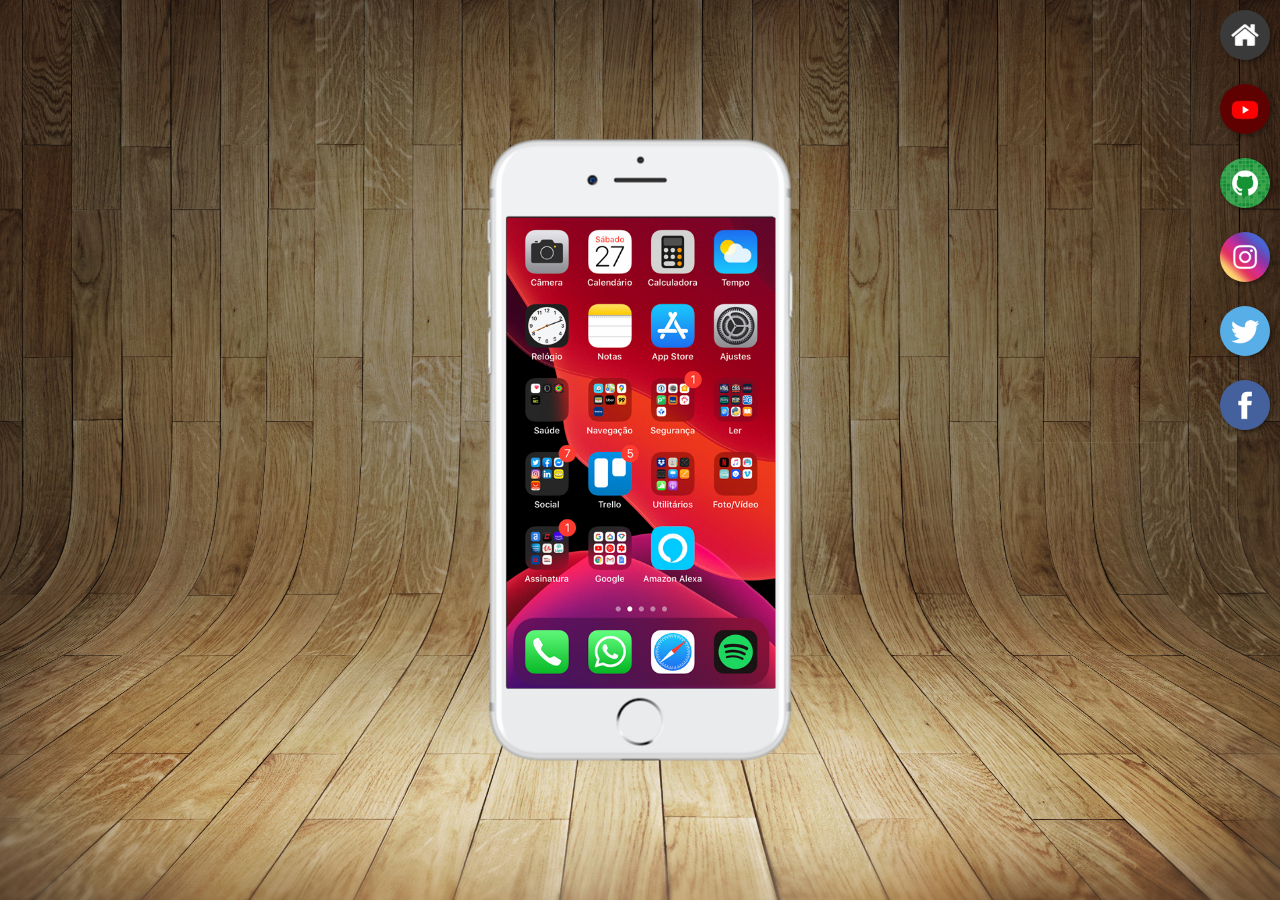
<file: index.html>
<!DOCTYPE html>
<html lang="pt-br">
<head>
    <meta charset="UTF-8">
    <meta http-equiv="X-UA-Compatible" content="IE=edge">
    <meta name="viewport" content="width=device-width, initial-scale=1.0">
    <title>Projeto Redes Sociais</title>
    <link rel="stylesheet" href="estilos/style.css">
</head>
<body>
    <main>
        <section id="telefone">
            <iframe src="home.html" name="tela" id="tela" frameborder="0">
                Seu navegador não é compatível com isso.
            </iframe>
        </section>

        <section id="redes-sociais">
            <a href="#" target=tela><img src="imagens/logo-home.jpg" alt="Home"></a><br>
            <a href="youtube.html" target=tela><img src="imagens/logo-youtube.jpg" alt="YouTube"></a><br>
            <a href="github.html" target=tela><img src="imagens/logo-github.jpg" alt="GitHub"></a><br>
            <a href="instagram.html" target=tela><img src="imagens/logo-instagram.jpg" alt="Instagram"></a><br>
            <a href="twitter.html" target=tela><img src="imagens/logo-twitter.jpg" alt="Twitter"></a><br>
            <a href="facebook.html" target=tela><img src="imagens/logo-facebook.jpg" alt="Facebook"></a>
        </section>
    </main>
</body>
</html>
</file>
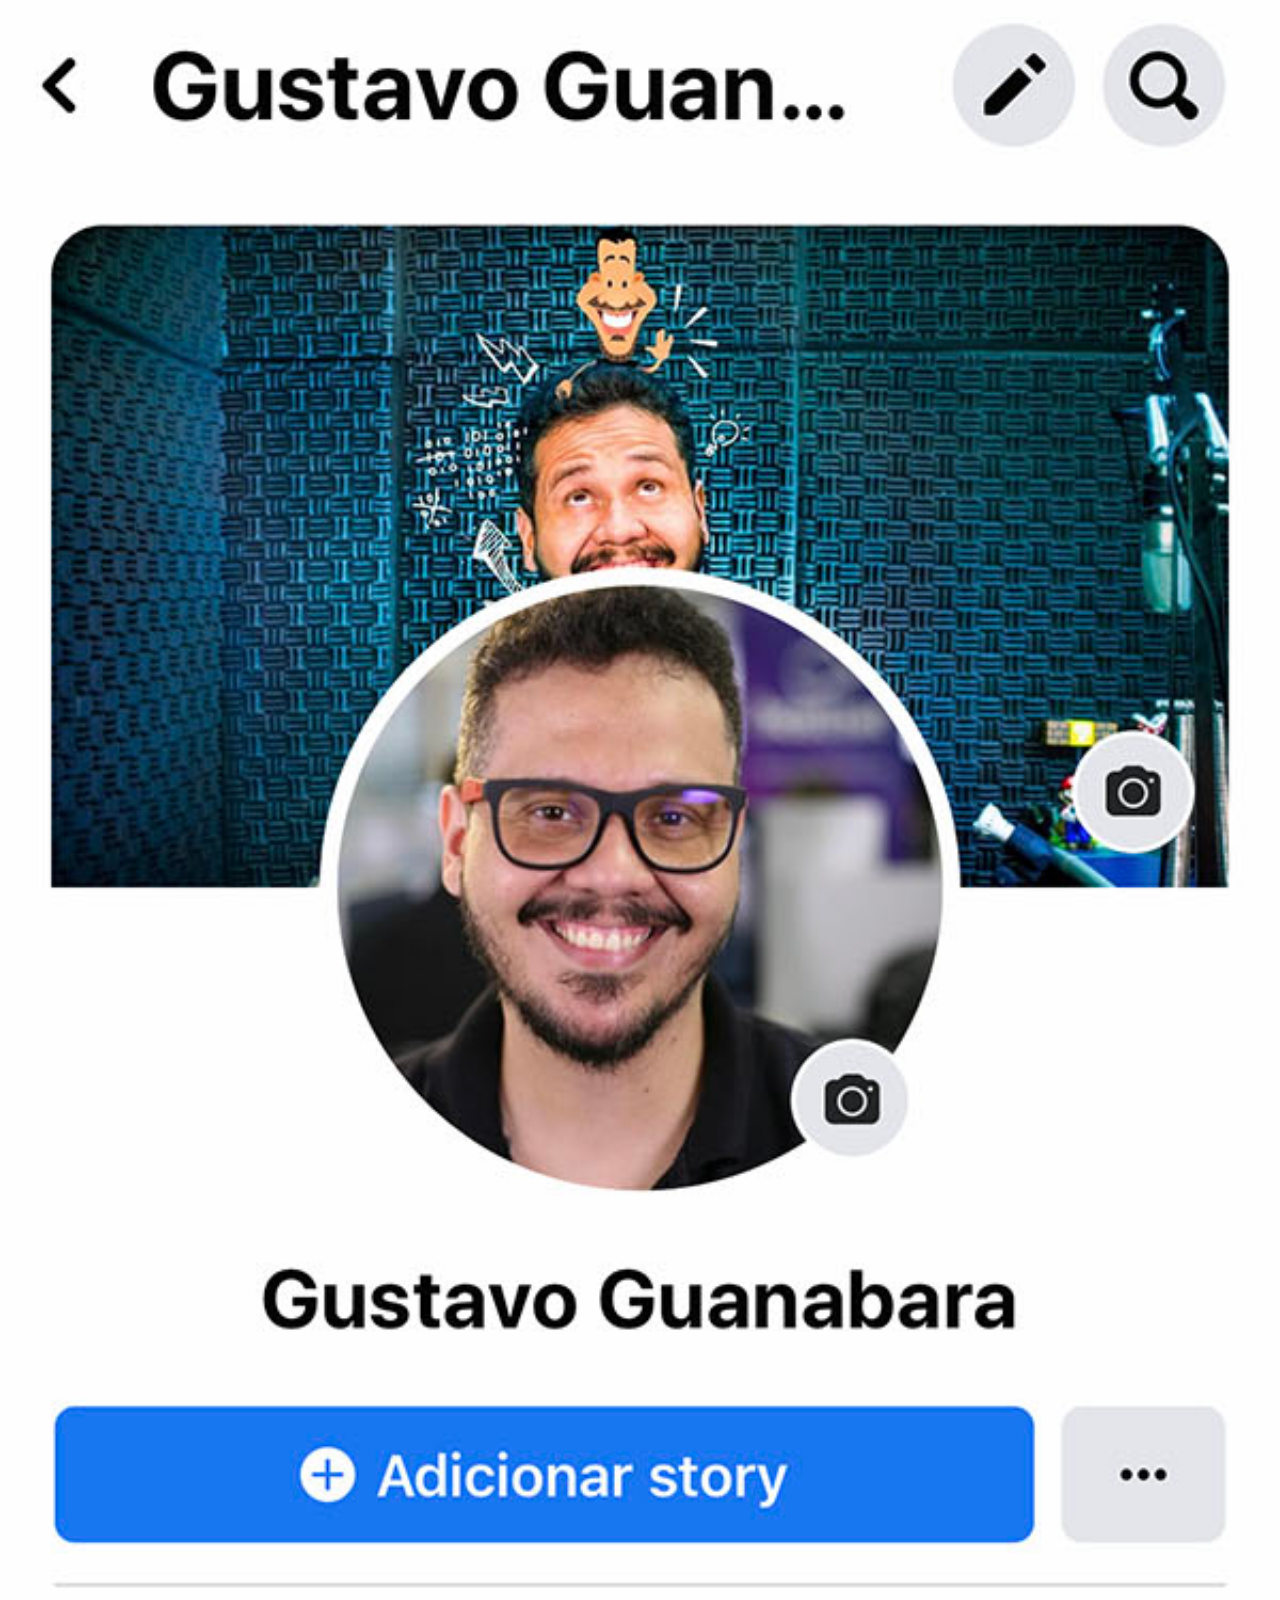
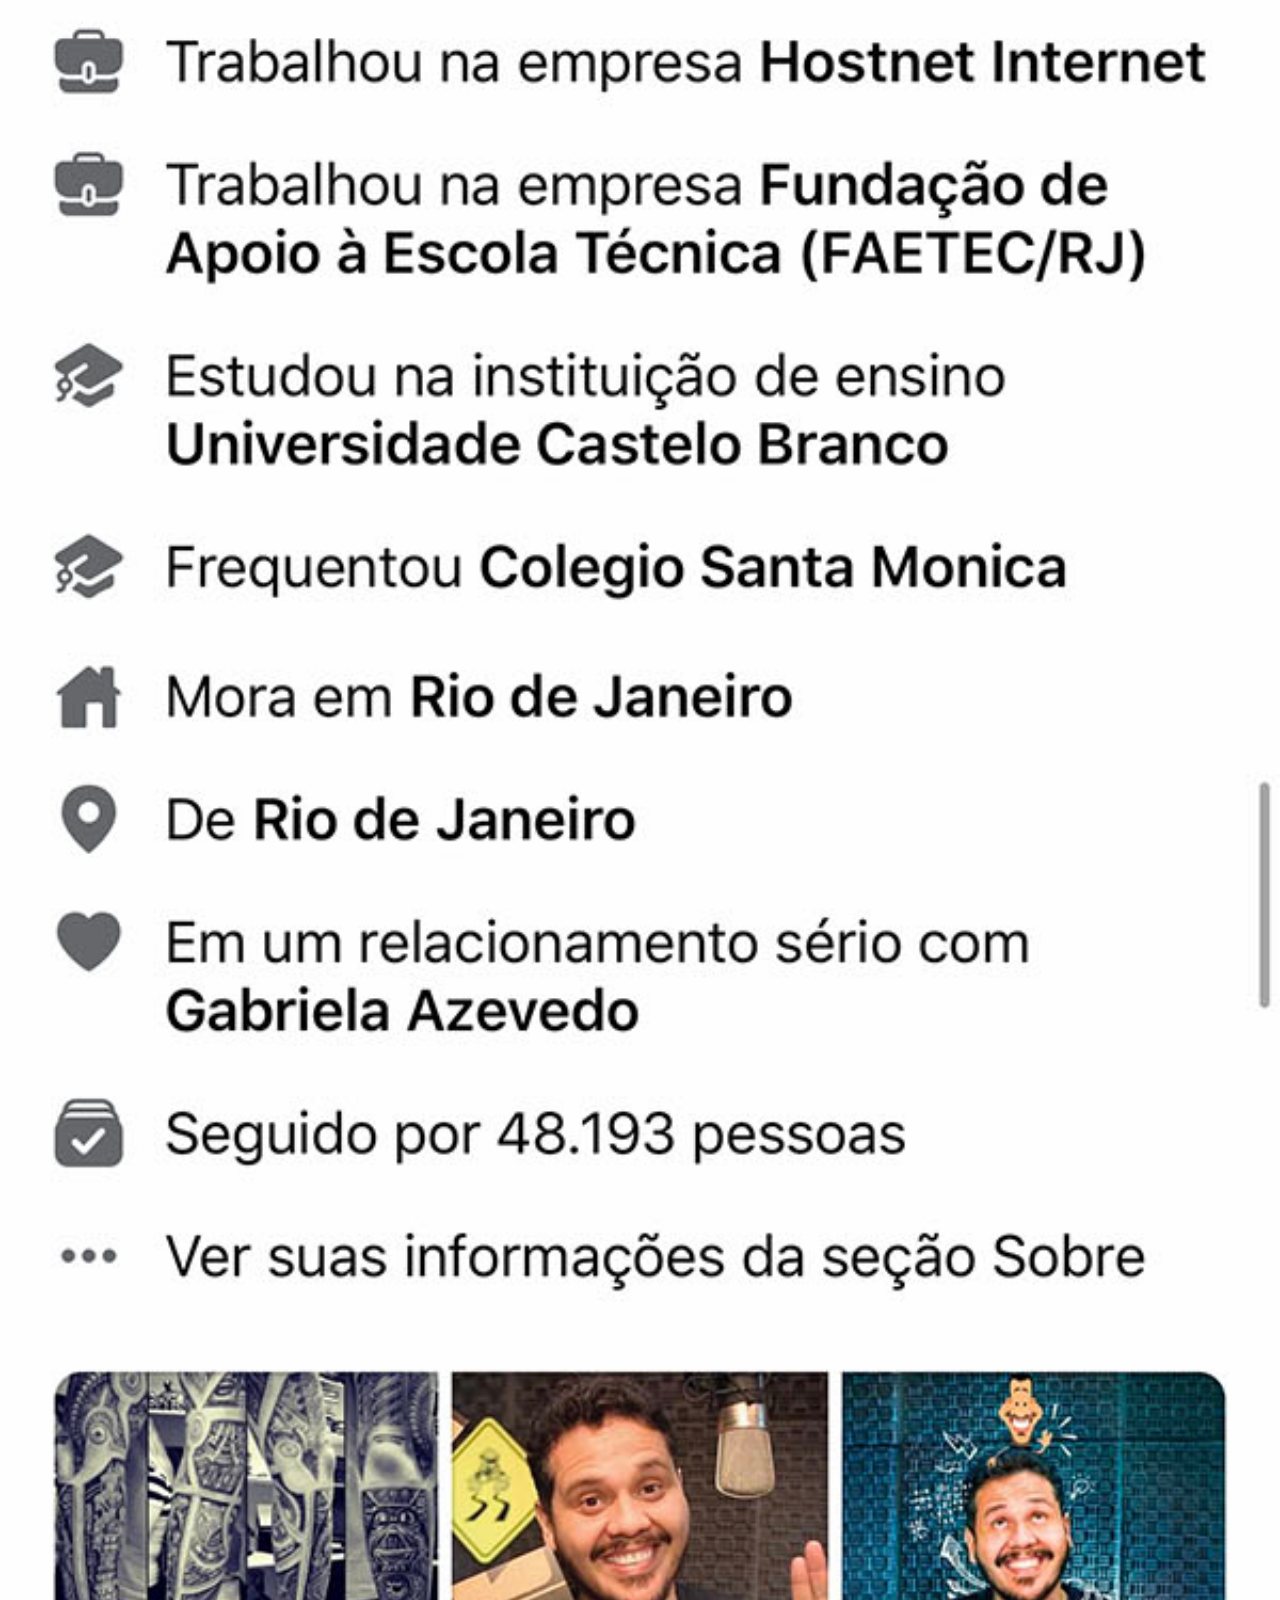
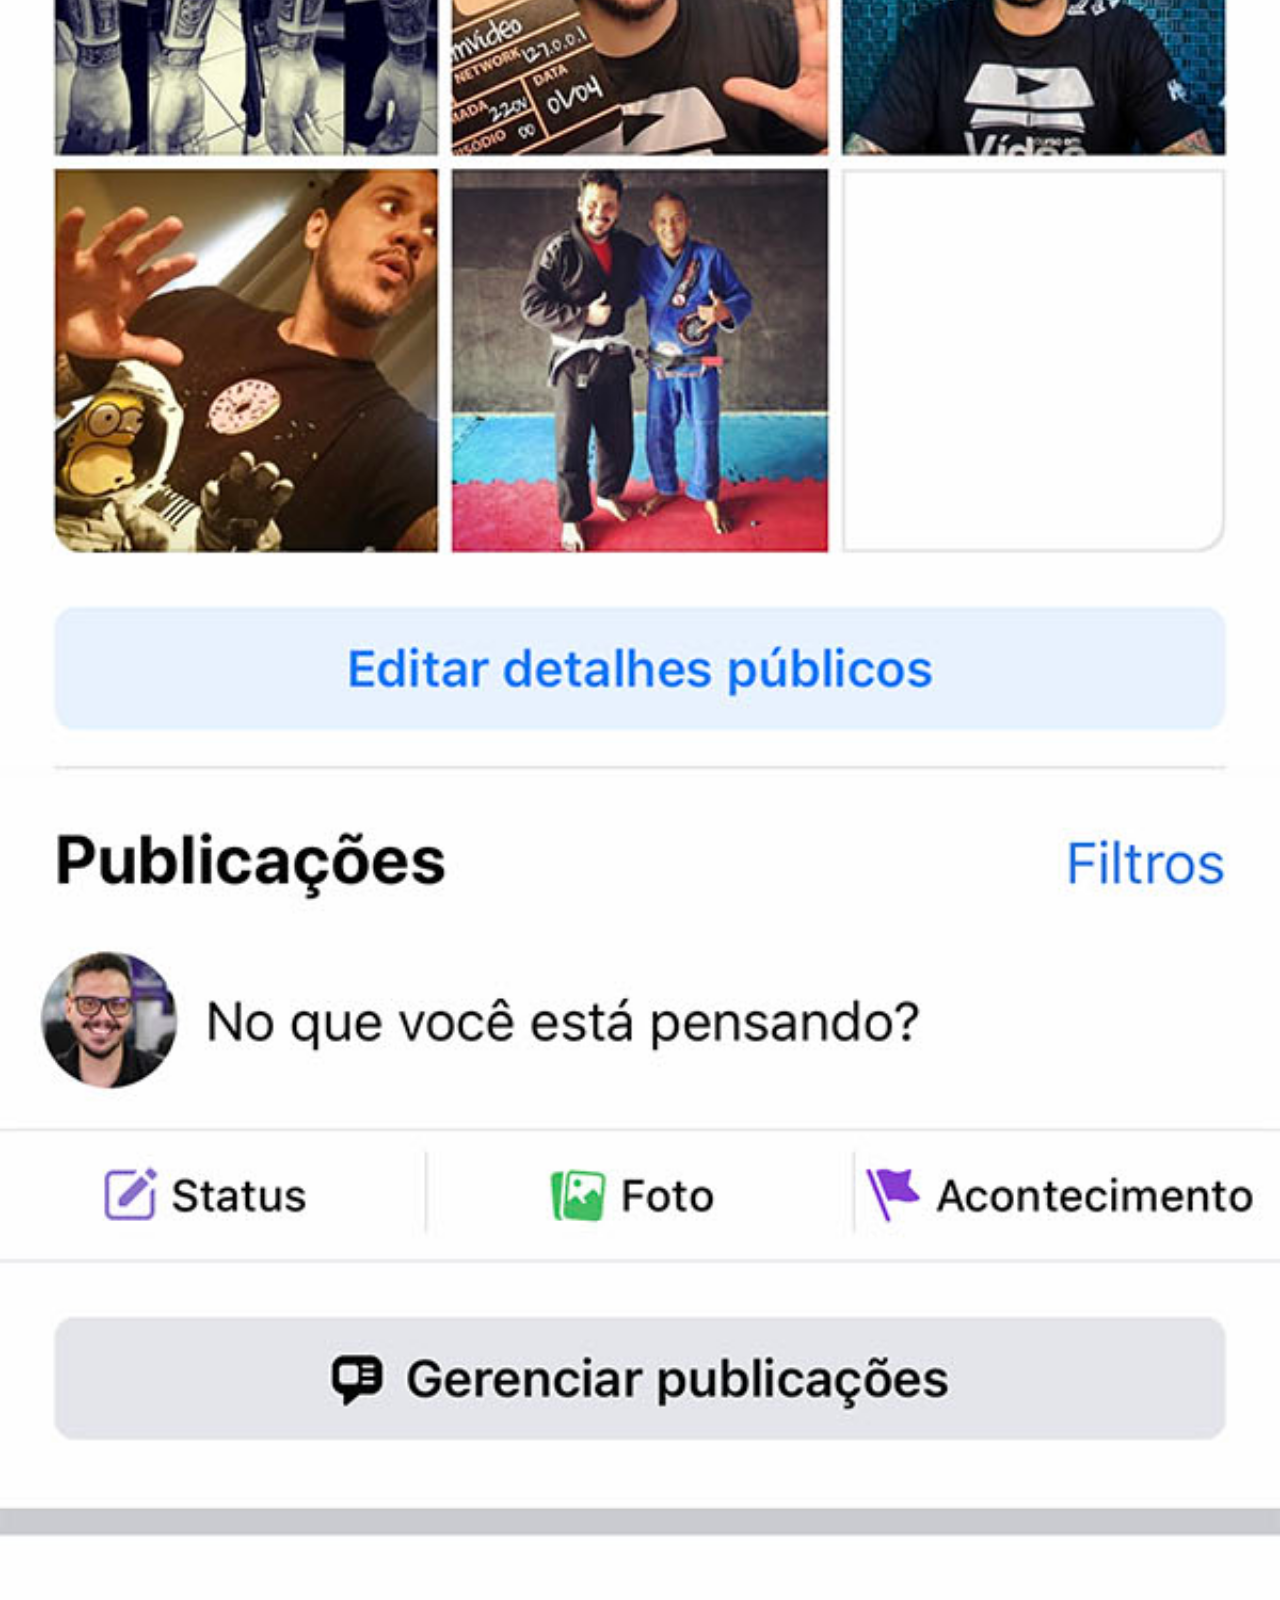
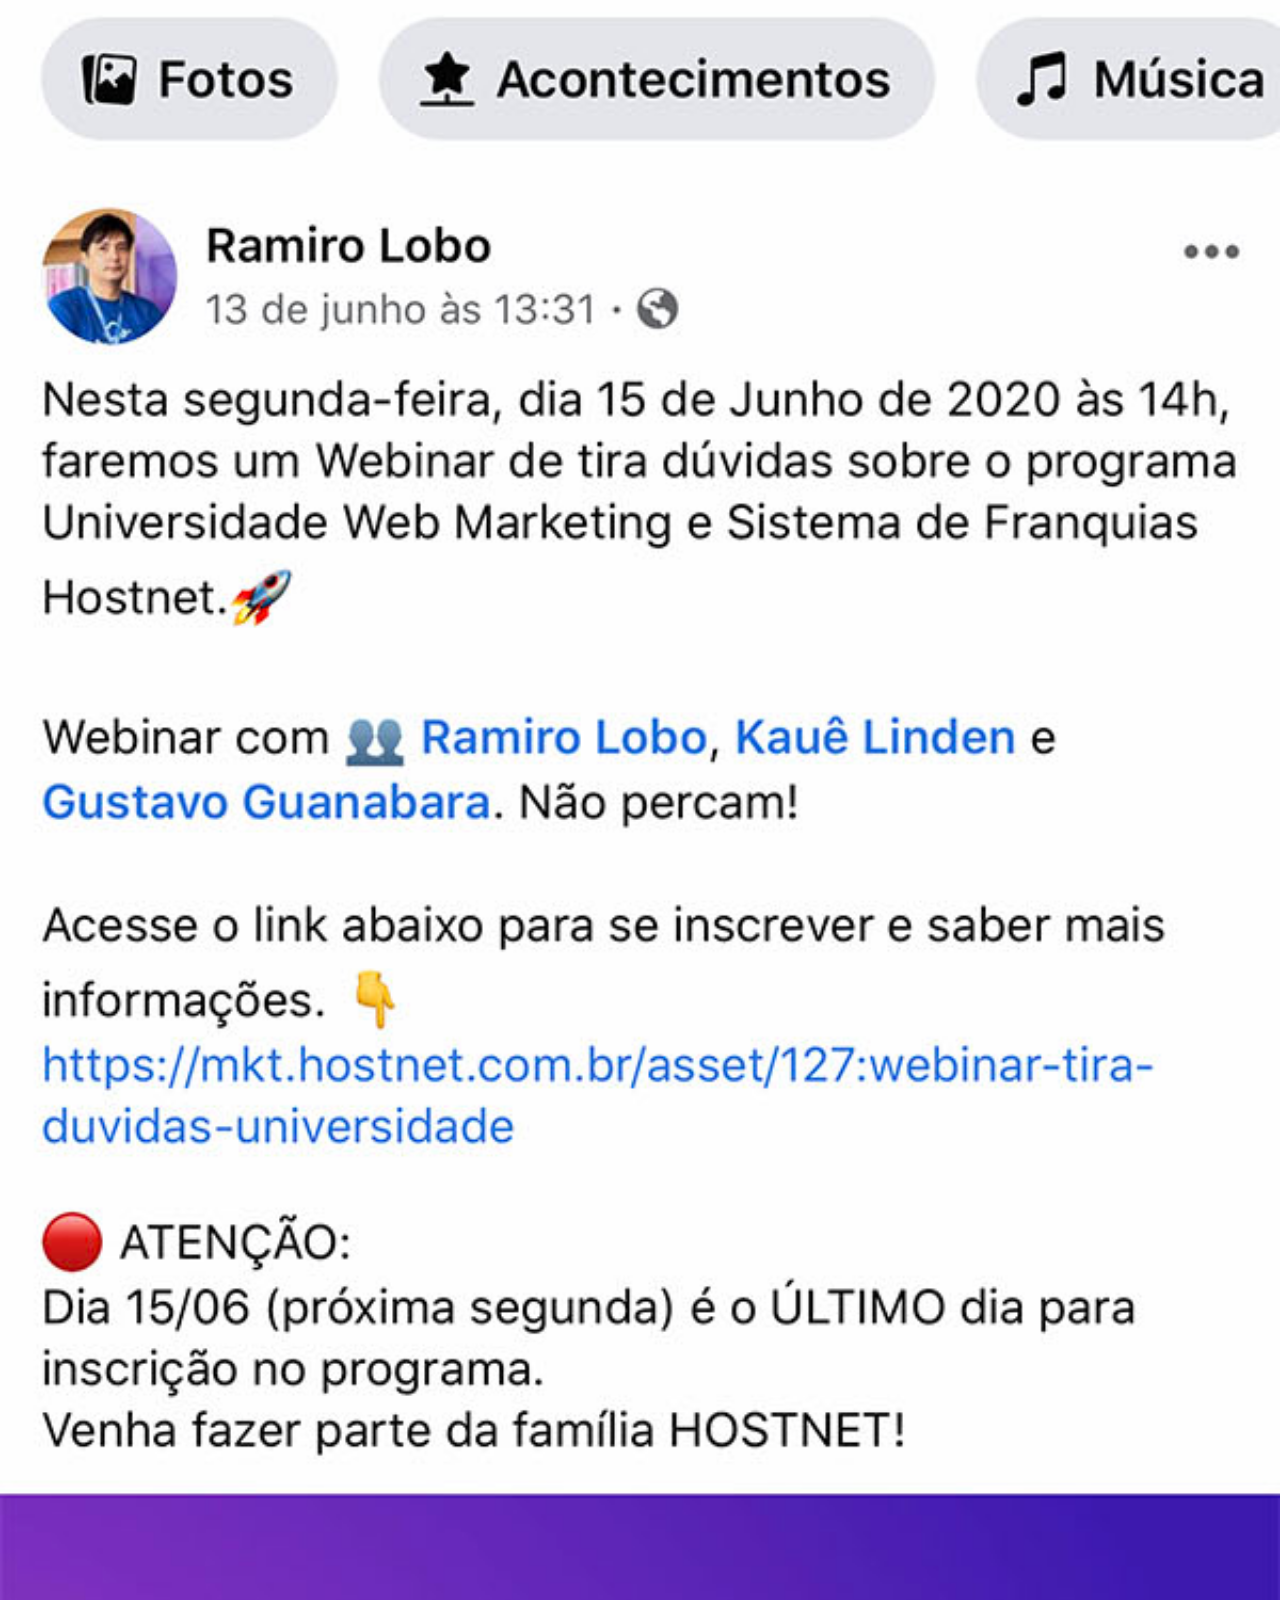
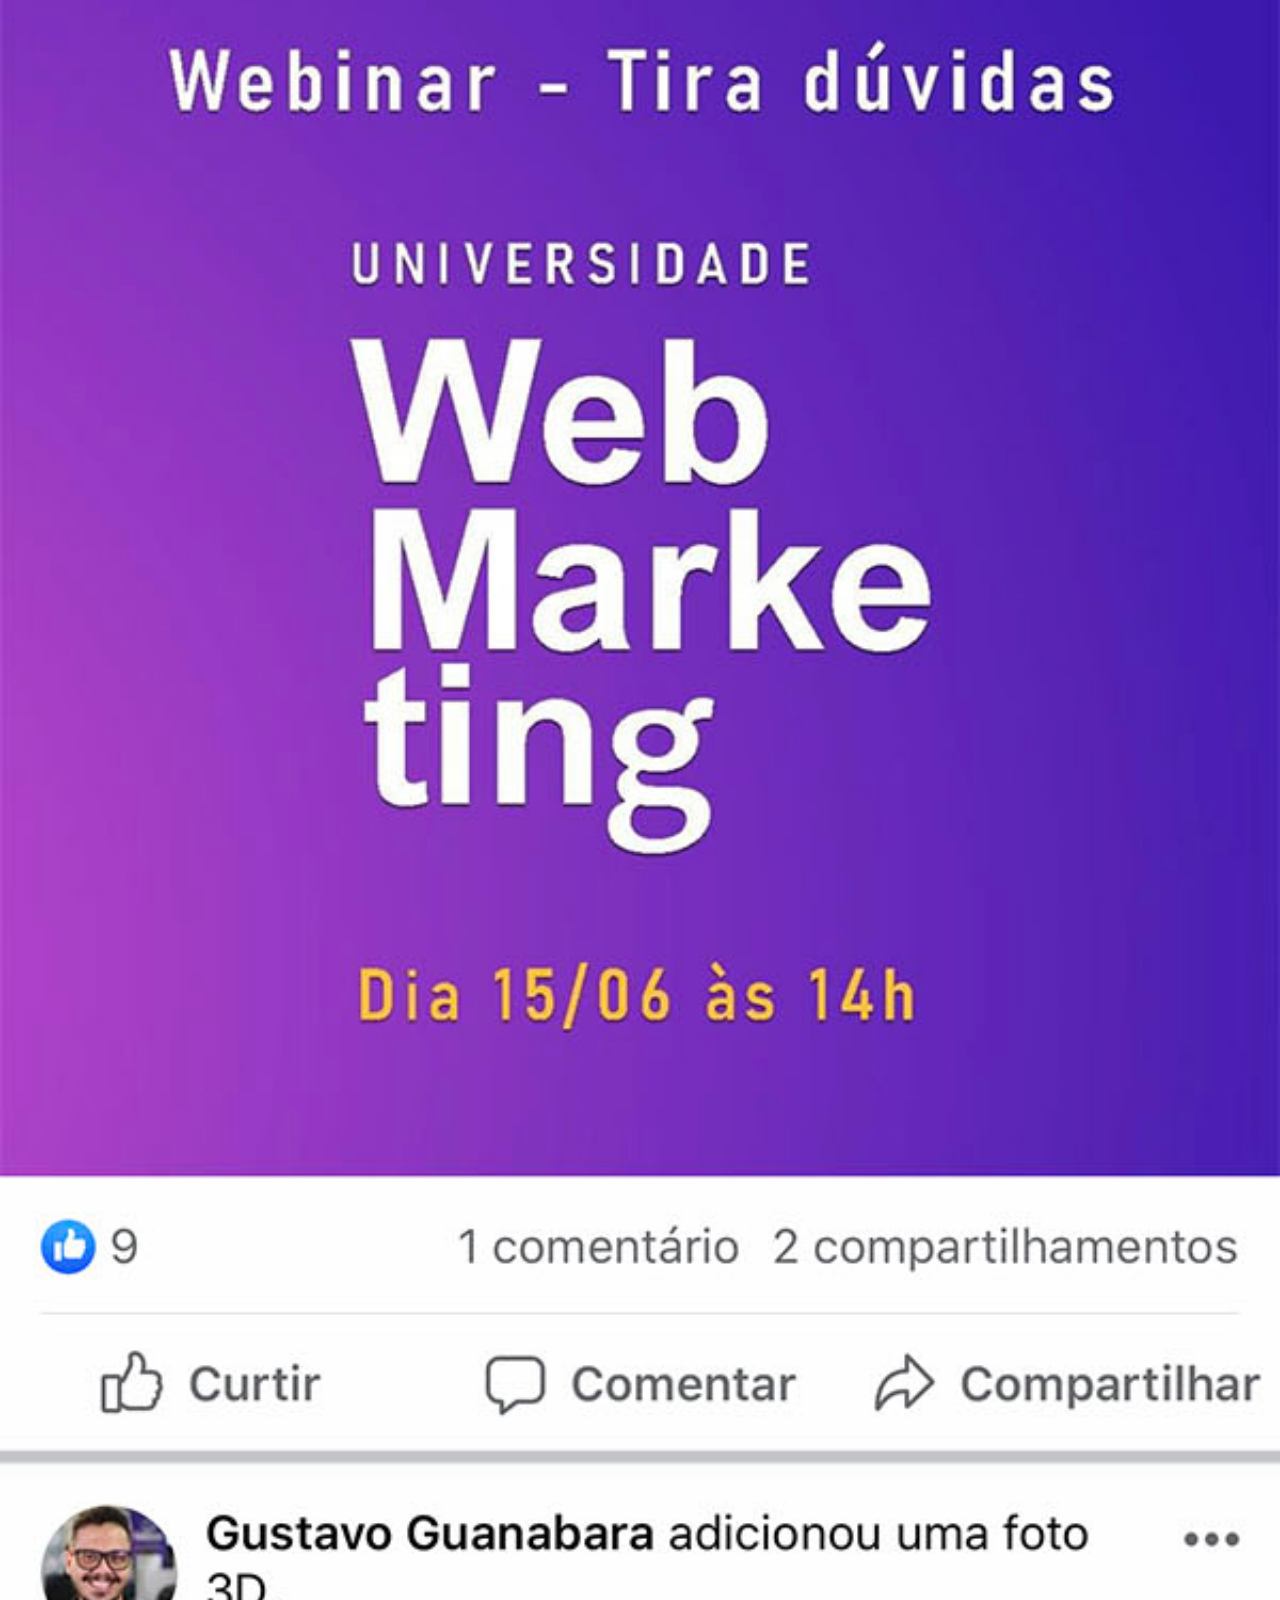
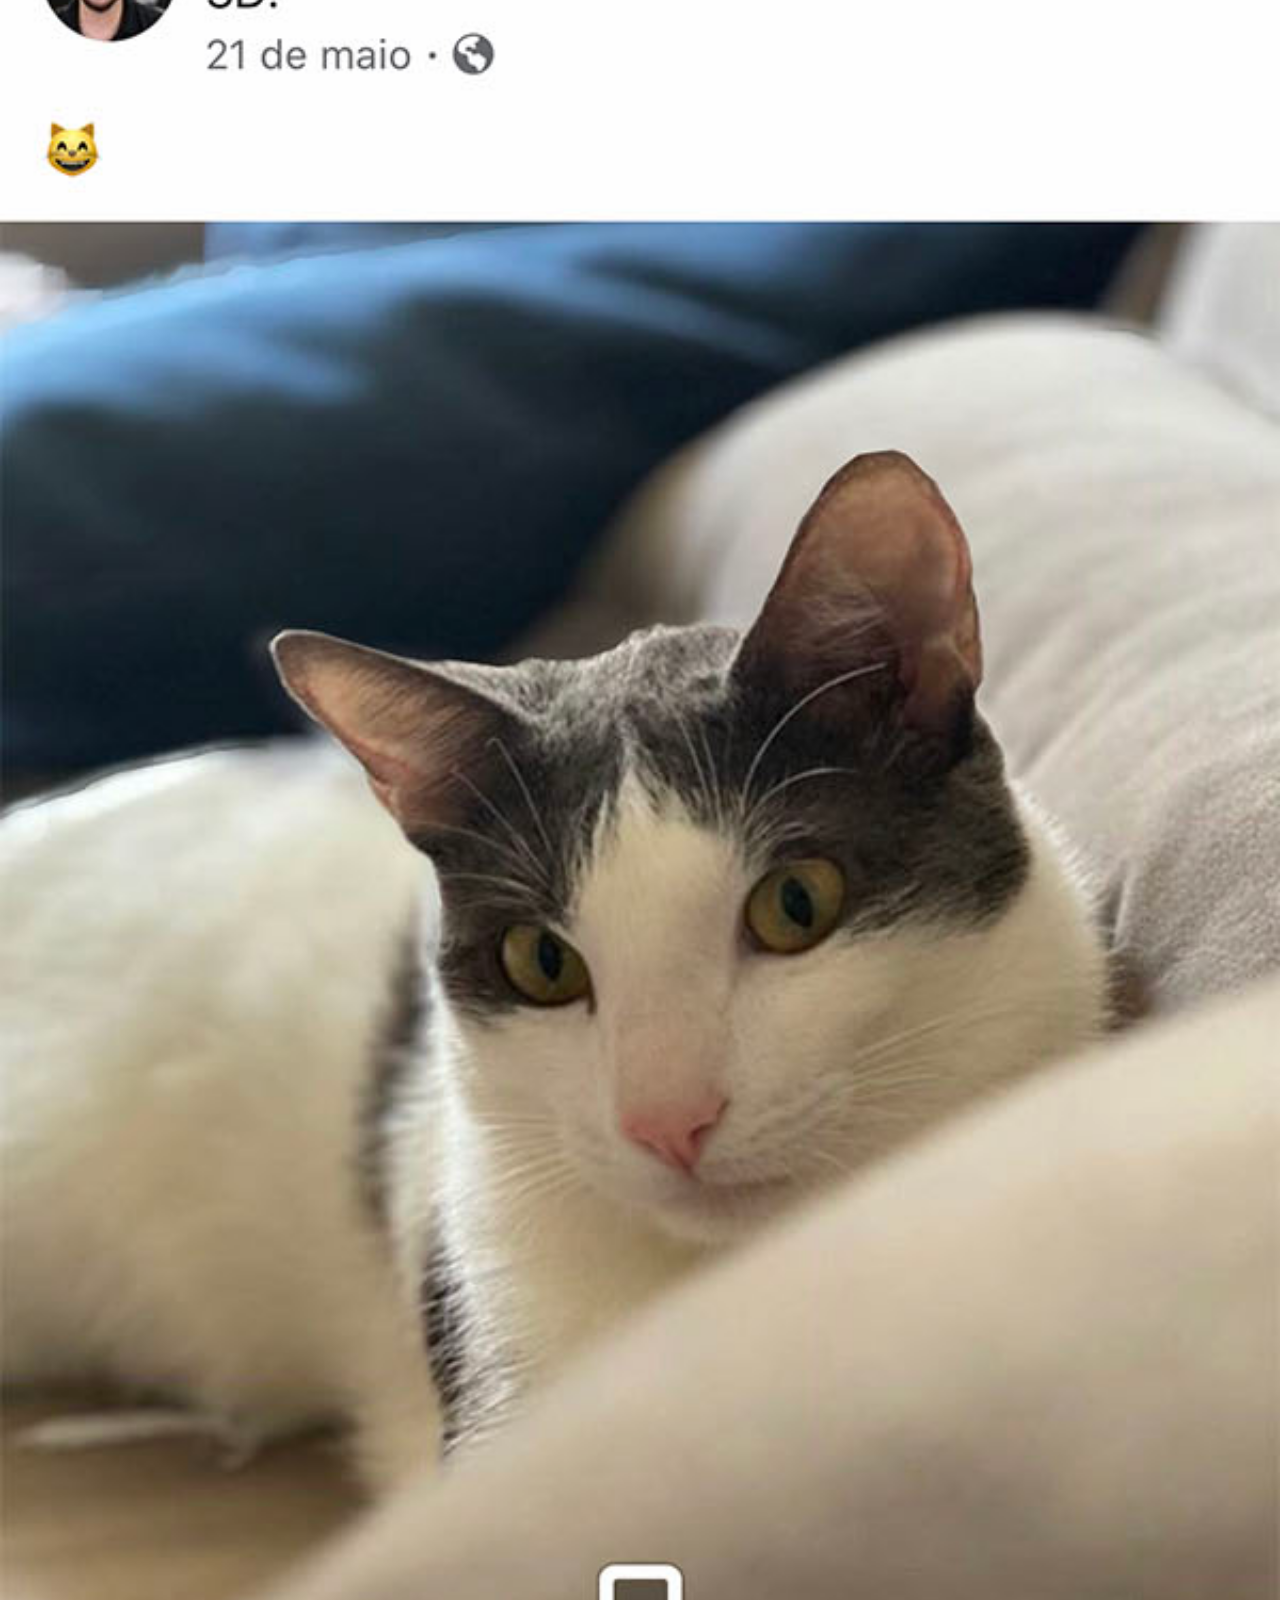
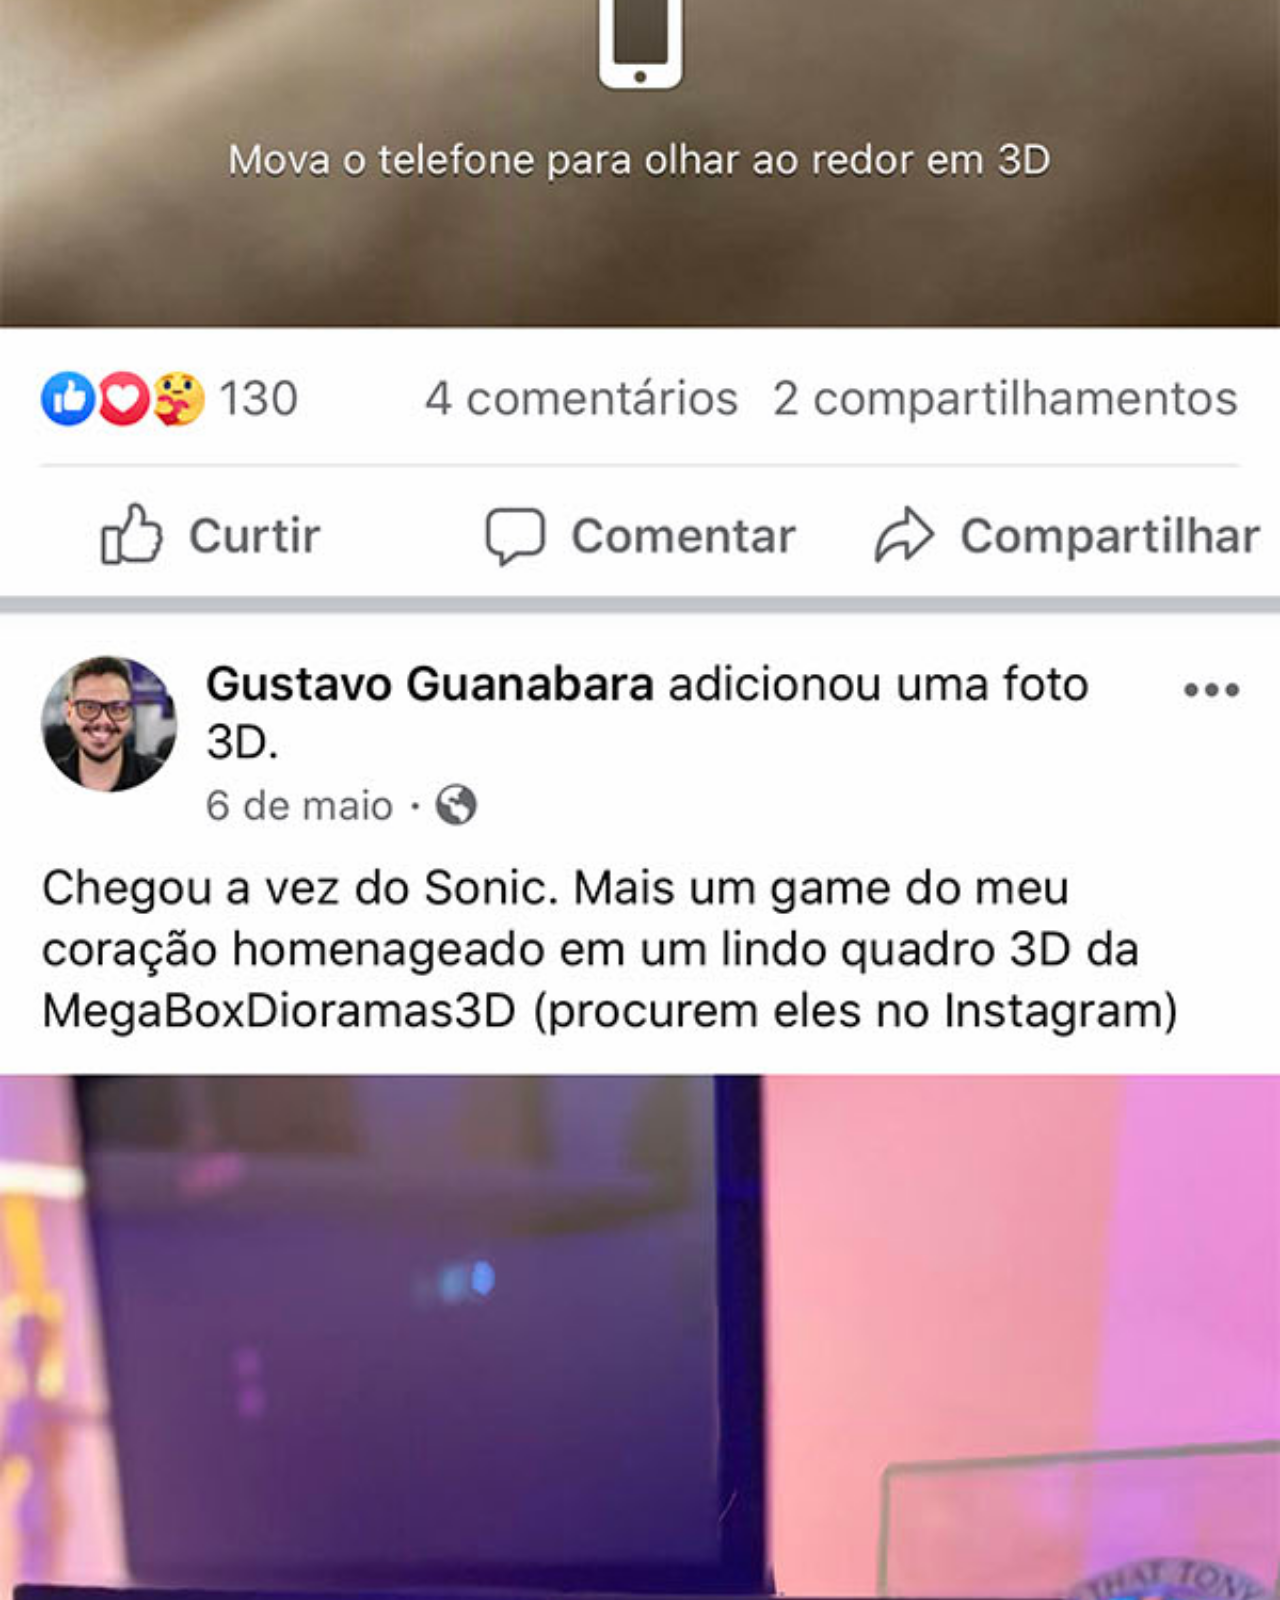
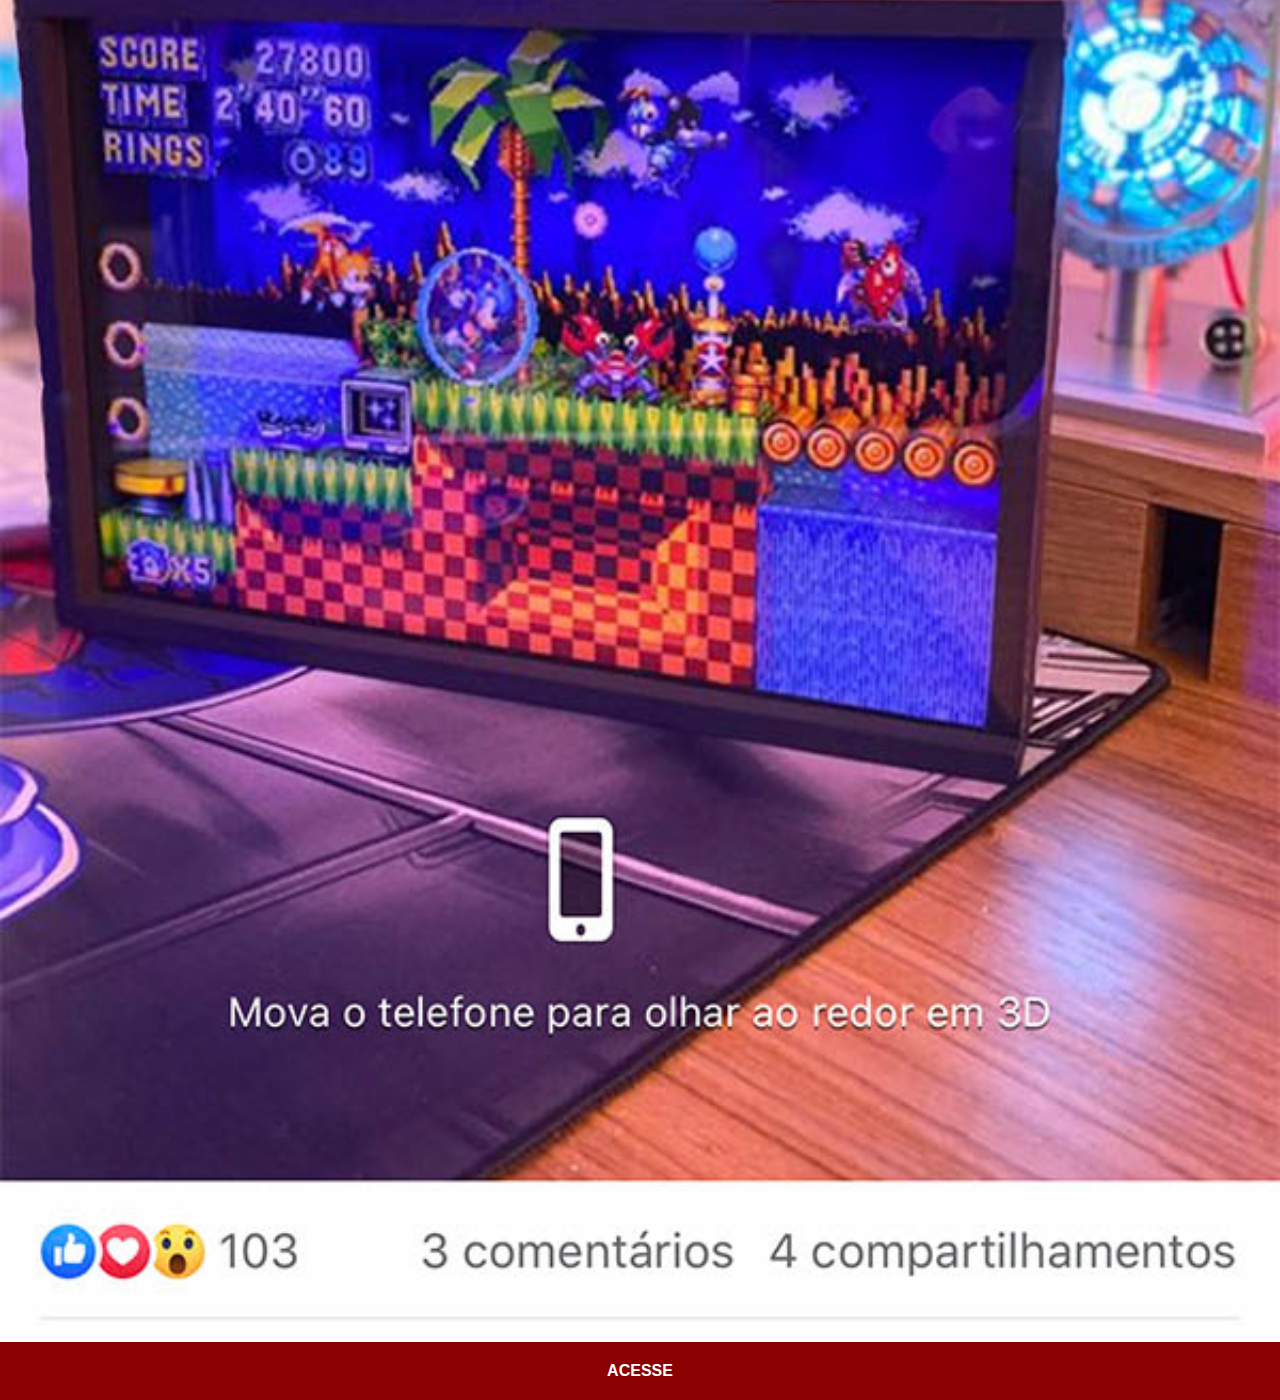
<file: facebook.html>
<!DOCTYPE html>
<html lang="pt-br">
<head>
    <meta charset="UTF-8">
    <meta http-equiv="X-UA-Compatible" content="IE=edge">
    <meta name="viewport" content="width=device-width, initial-scale=1.0">
    <title>Facebook</title>
    <link rel="stylesheet" href="estilos/social.css">
</head>
<body>
    <img src="imagens/tela-facebook.jpg" alt="Facebook">
    <a href="https://www.facebook.com/allyson.allysonpaim" target="_blank">ACESSE</a>
</body>
</html>
</file>
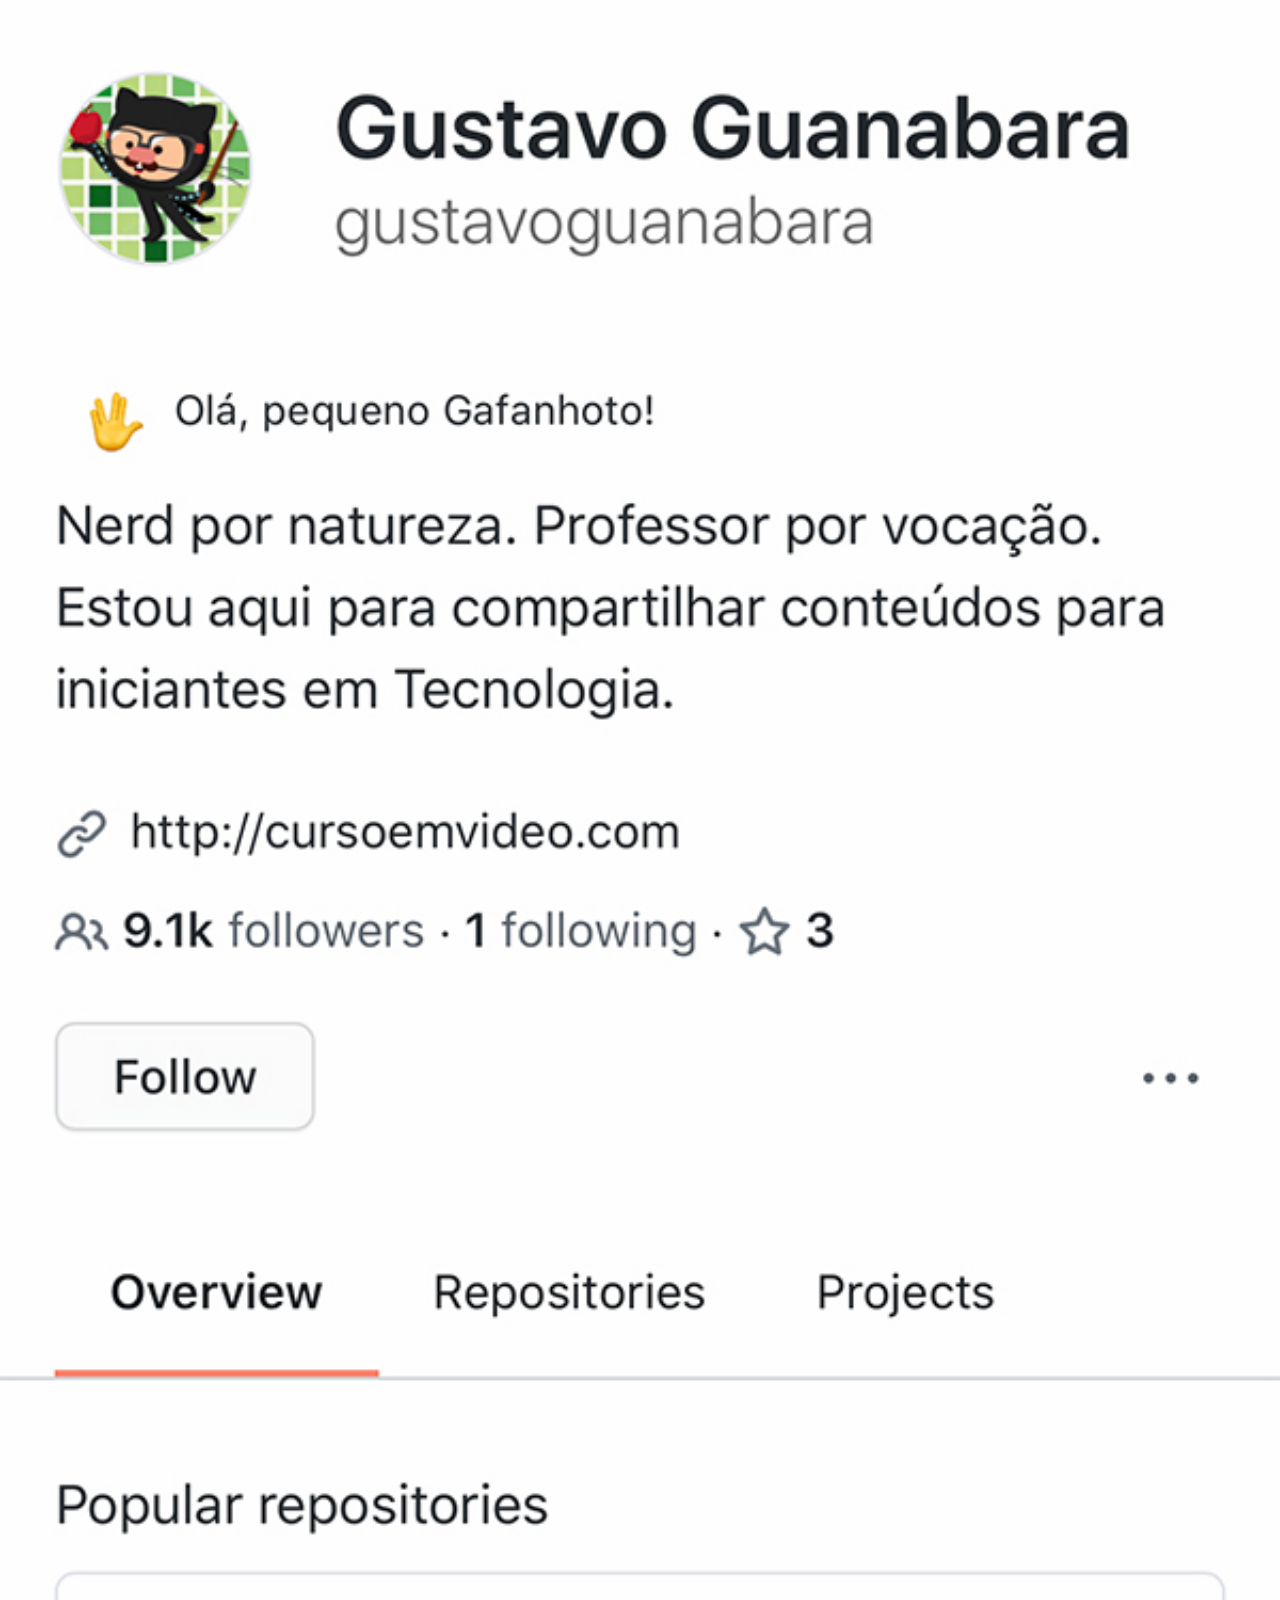
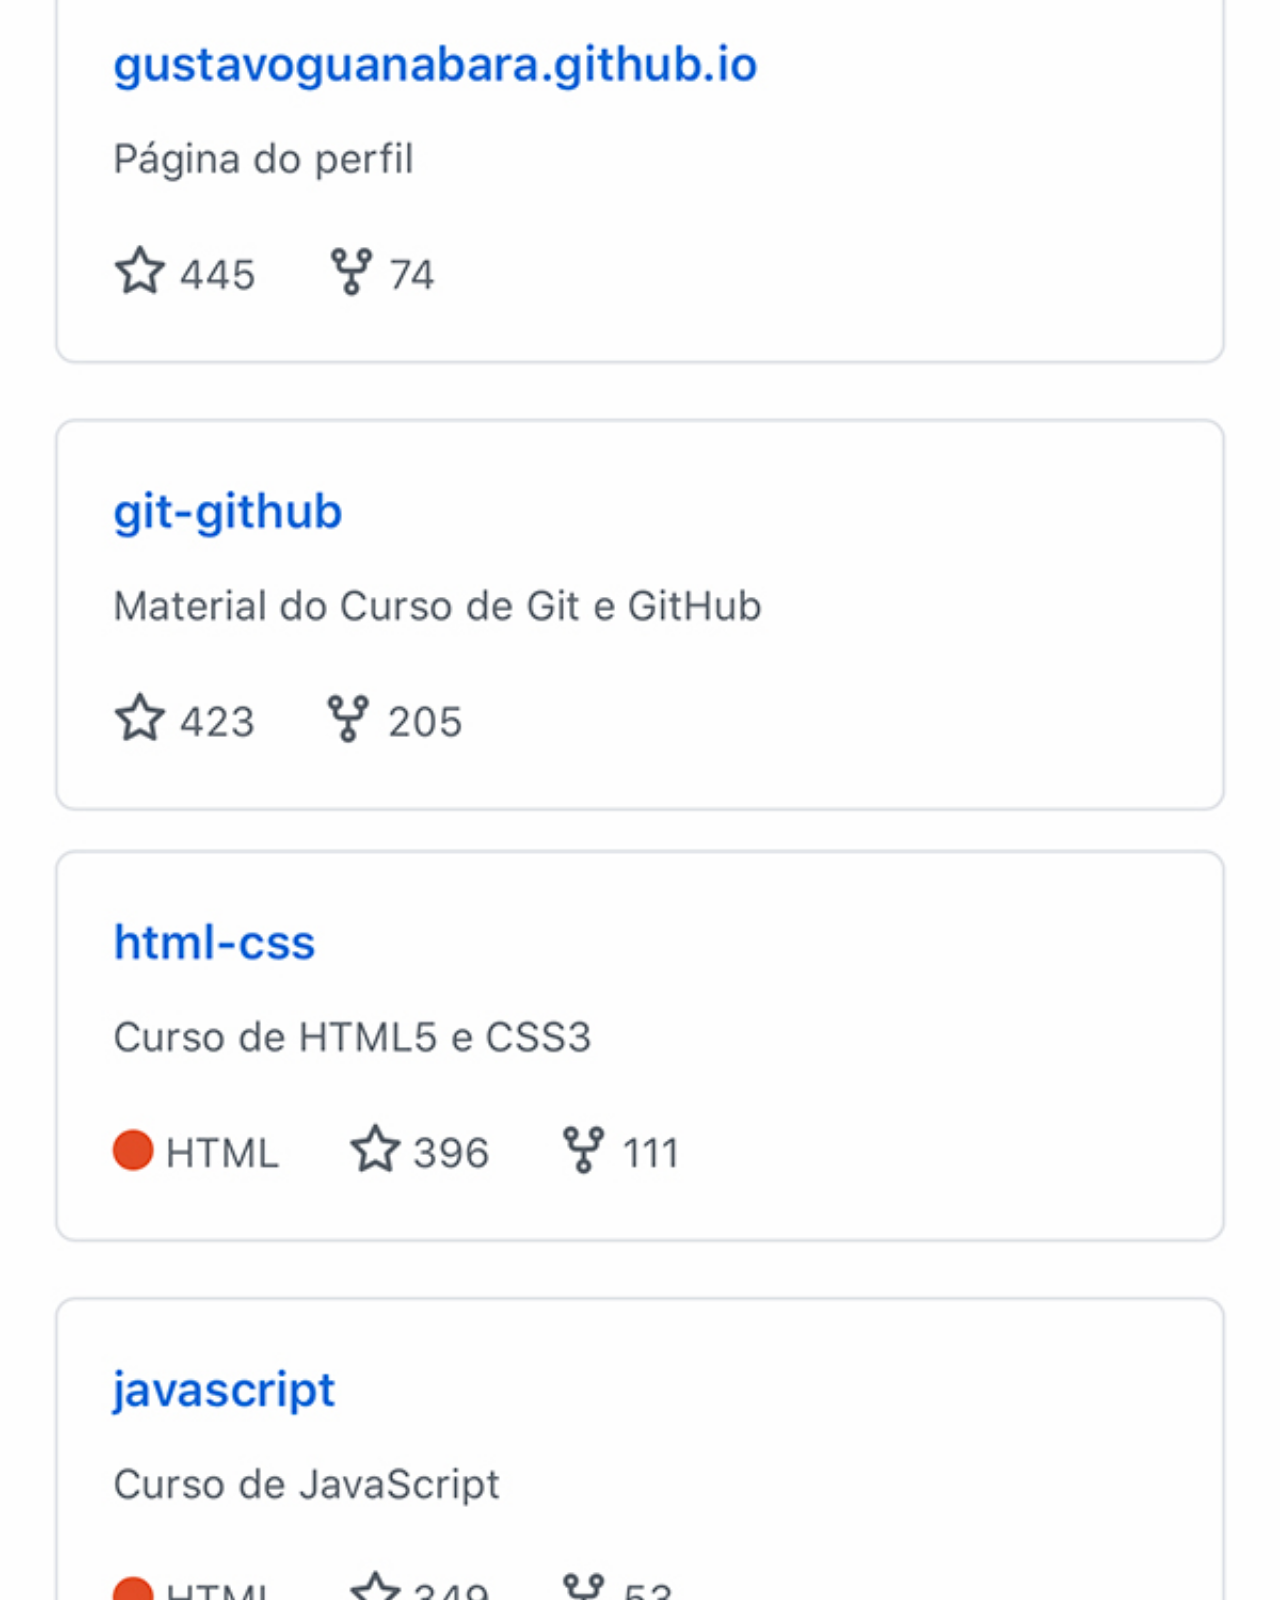
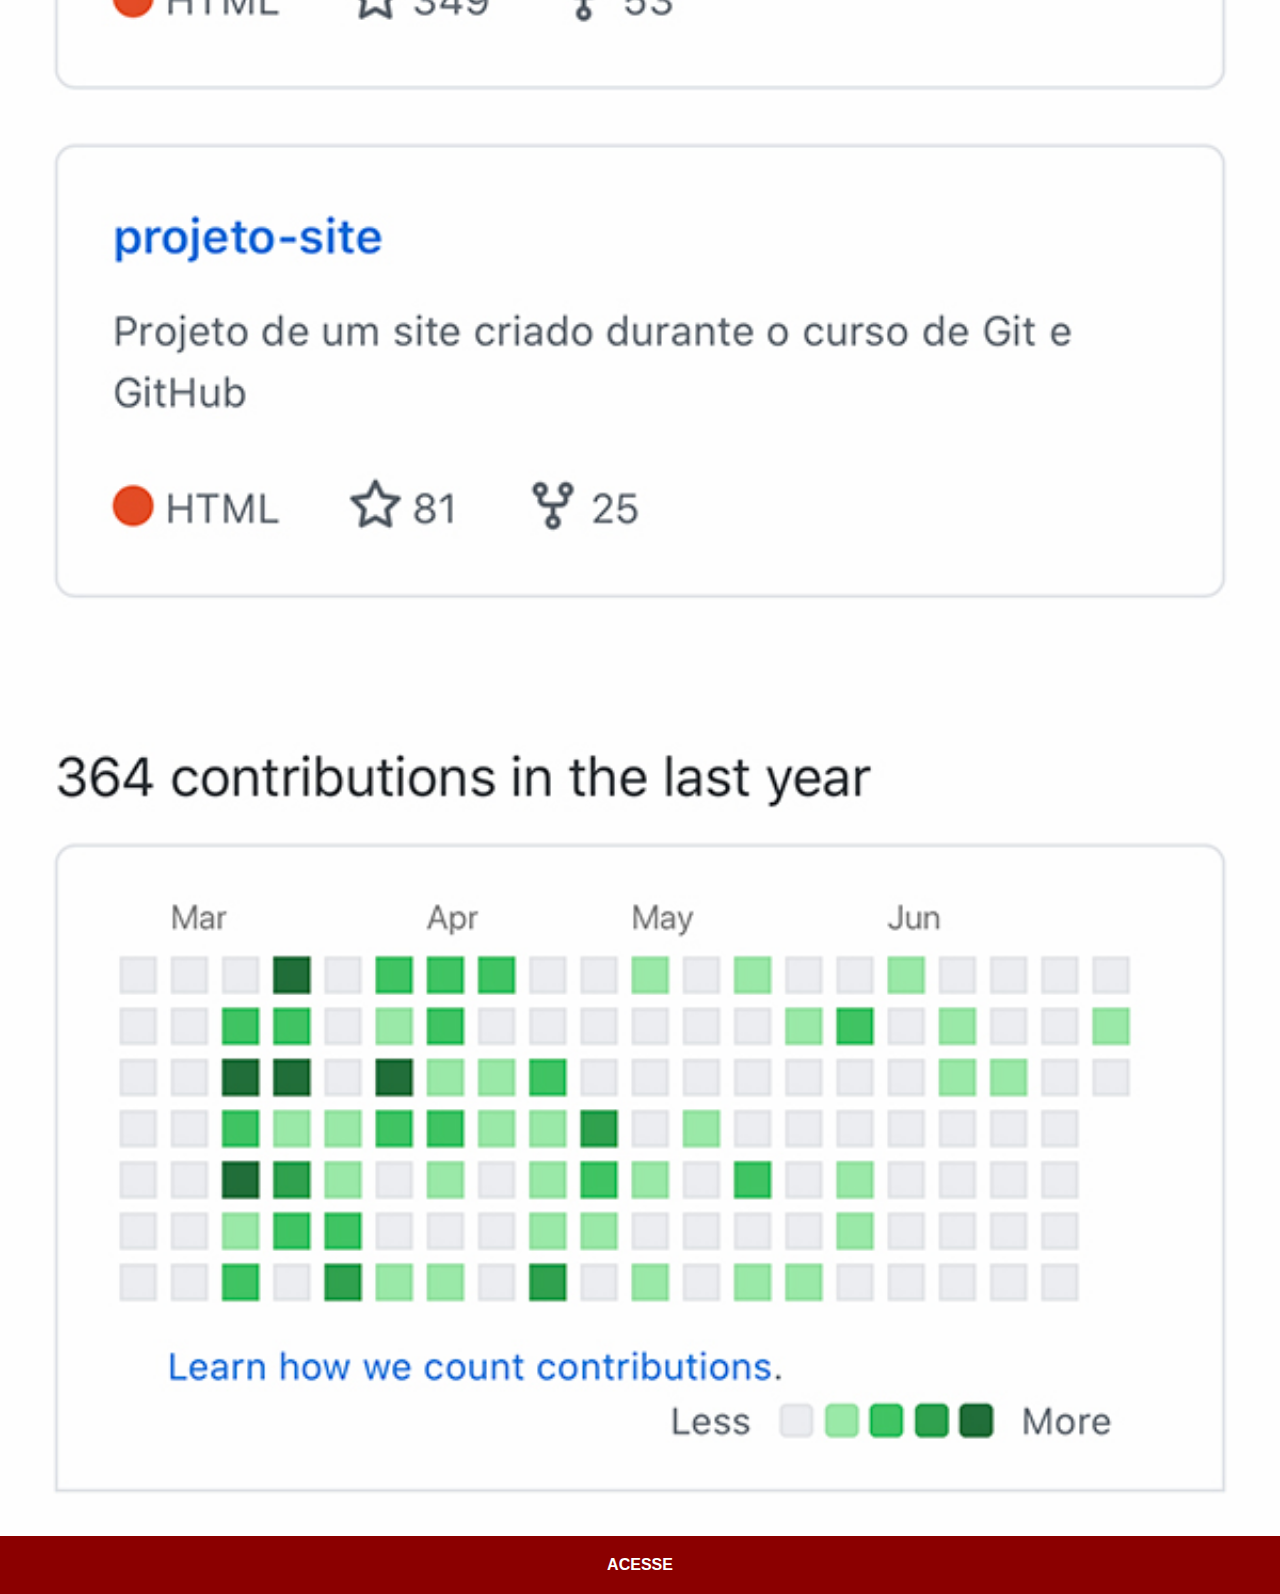
<file: github.html>
<!DOCTYPE html>
<html lang="pt-br">
<head>
    <meta charset="UTF-8">
    <meta http-equiv="X-UA-Compatible" content="IE=edge">
    <meta name="viewport" content="width=device-width, initial-scale=1.0">
    <title>GitHub</title>
    <link rel="stylesheet" href="estilos/social.css">
</head>
<body>
    <img src="imagens/tela-github.jpg" alt="GitHub">
    <a href="https://github.com/Allyson0001" target="_blank">ACESSE</a>
</body>
</html>
</file>
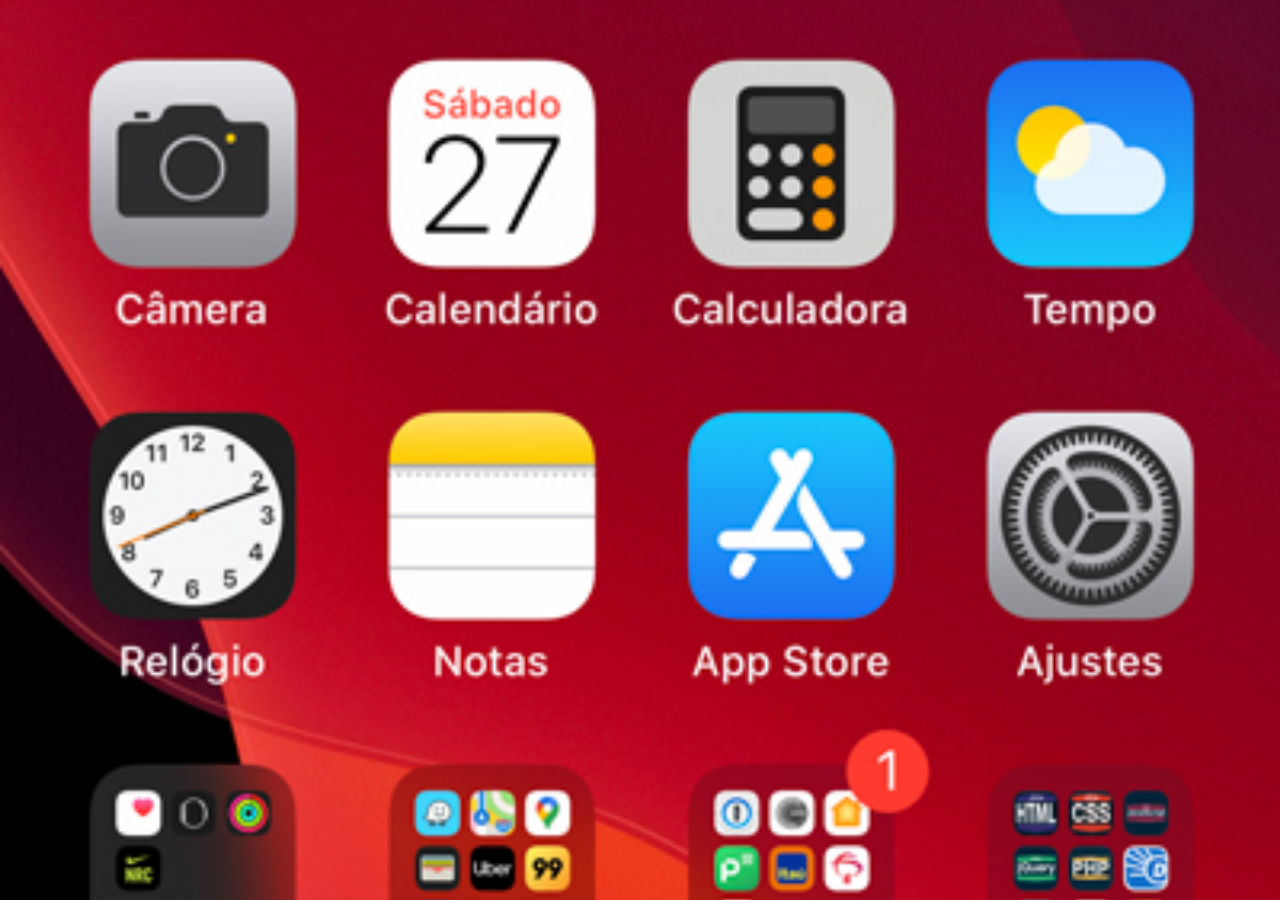
<file: home.html>
<!DOCTYPE html>
<html lang="pt-br">
<head>
    <meta charset="UTF-8">
    <meta http-equiv="X-UA-Compatible" content="IE=edge">
    <meta name="viewport" content="width=device-width, initial-scale=1.0">
    <title>Home</title>
</head>
<style>
    * {
        margin: 0px;
        padding: 0px;
    }

    body {
        width: 100vw;
        height: 100vh;
        background: black url(imagens/tela-home.jpg) no-repeat top center;
        background-size: cover;
    }
</style>
<body>
    
</body>
</html>
</file>
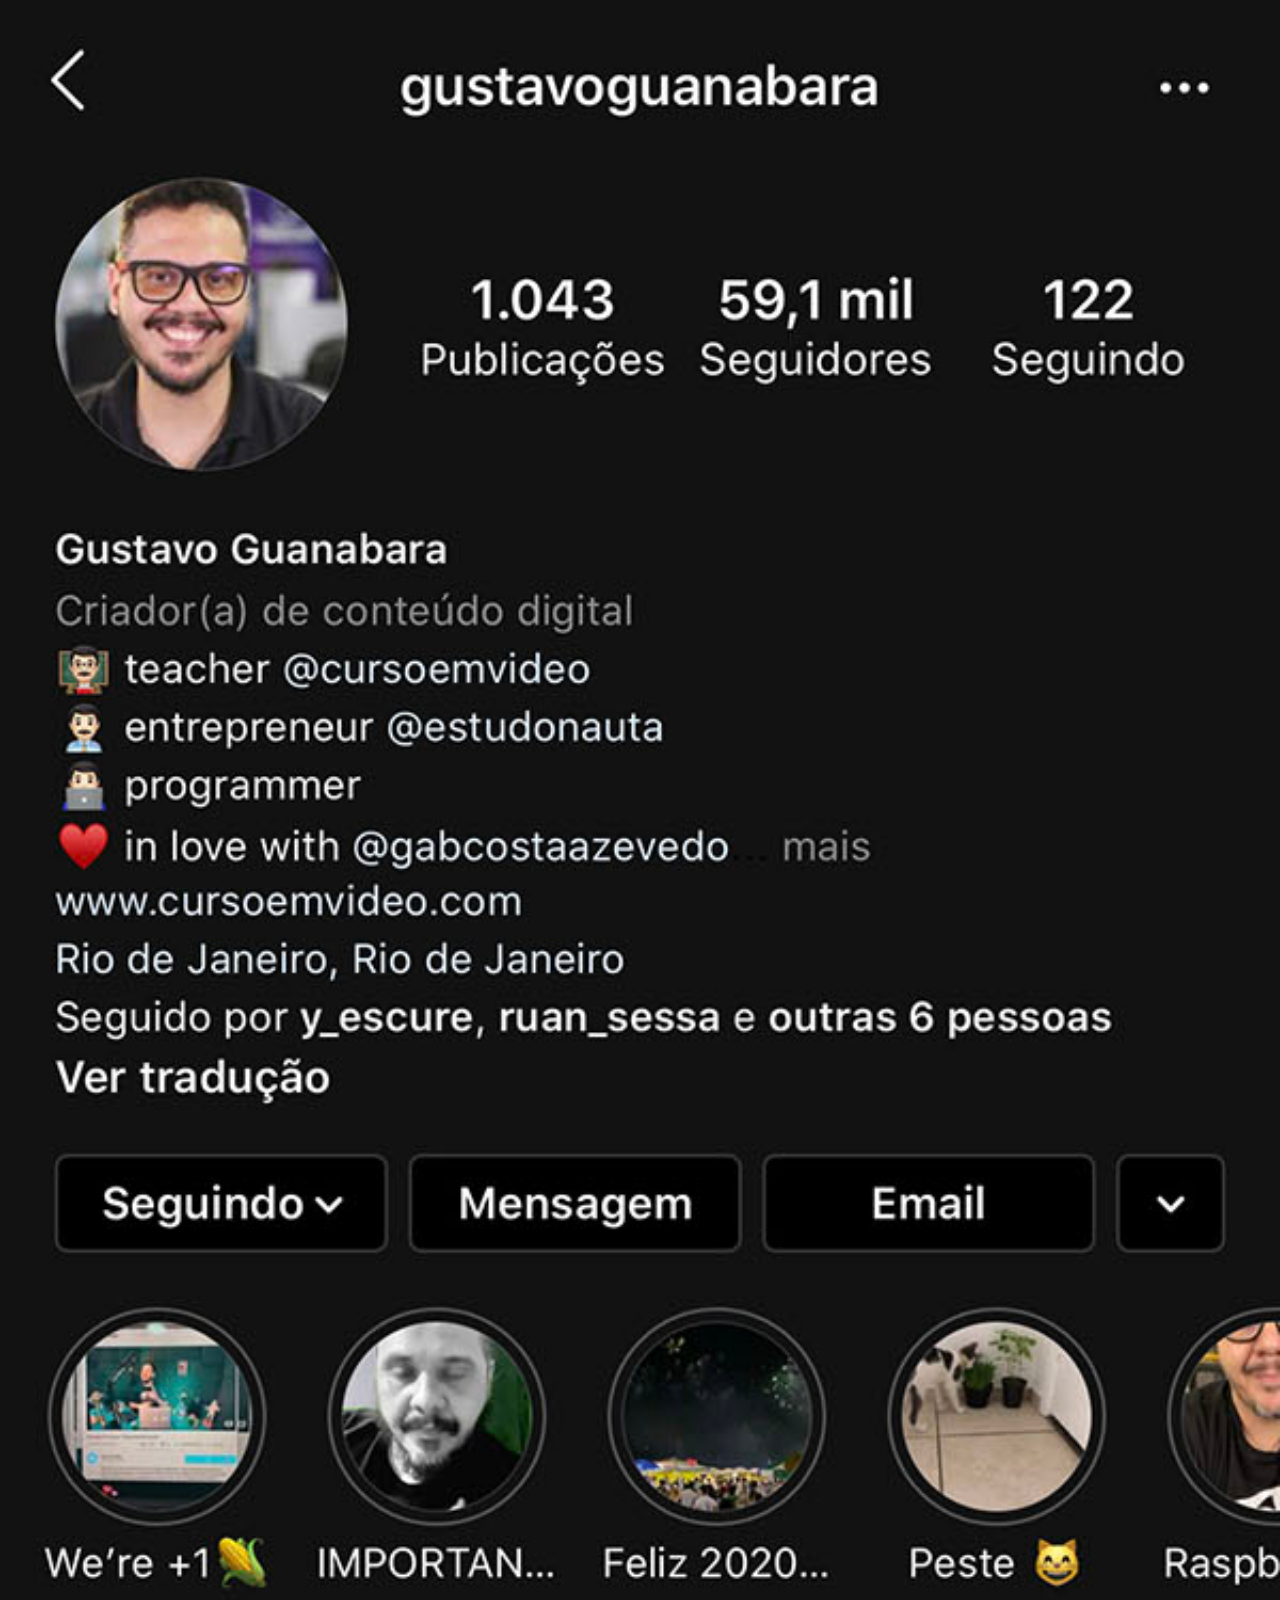
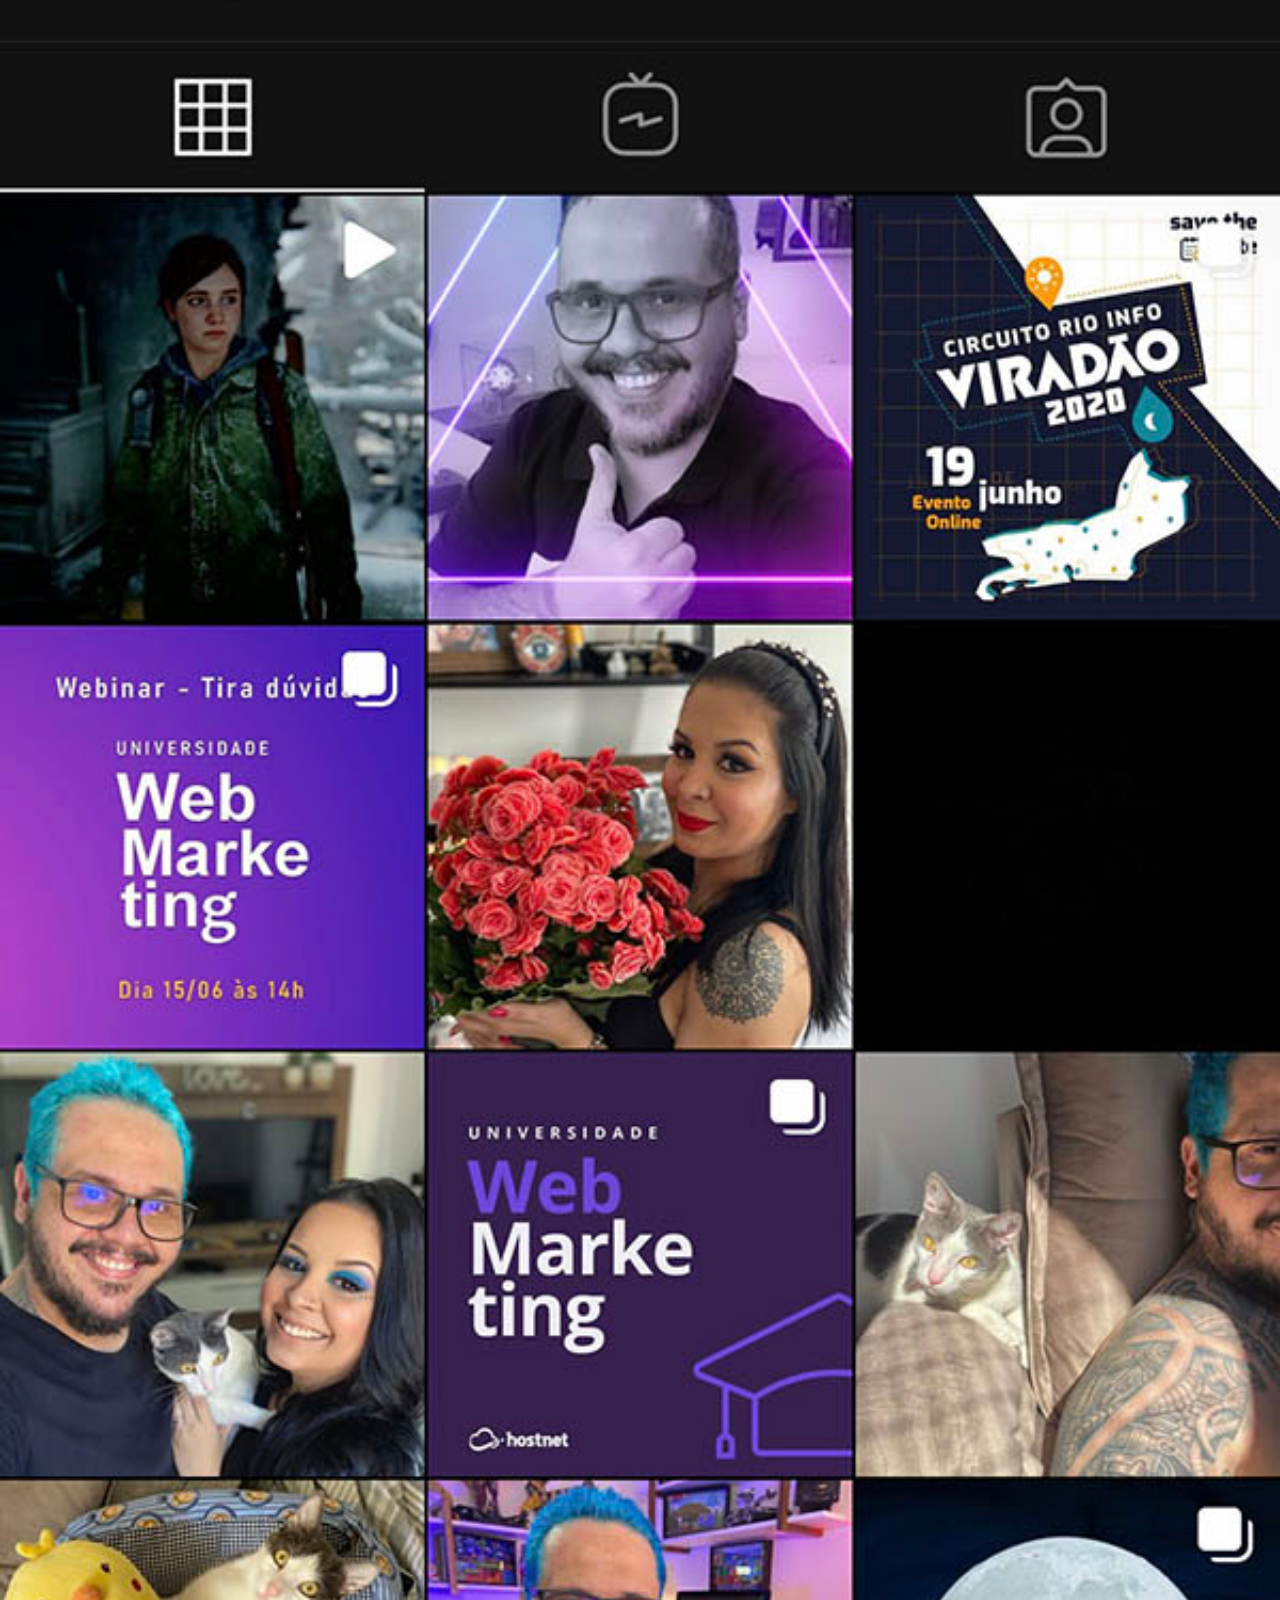
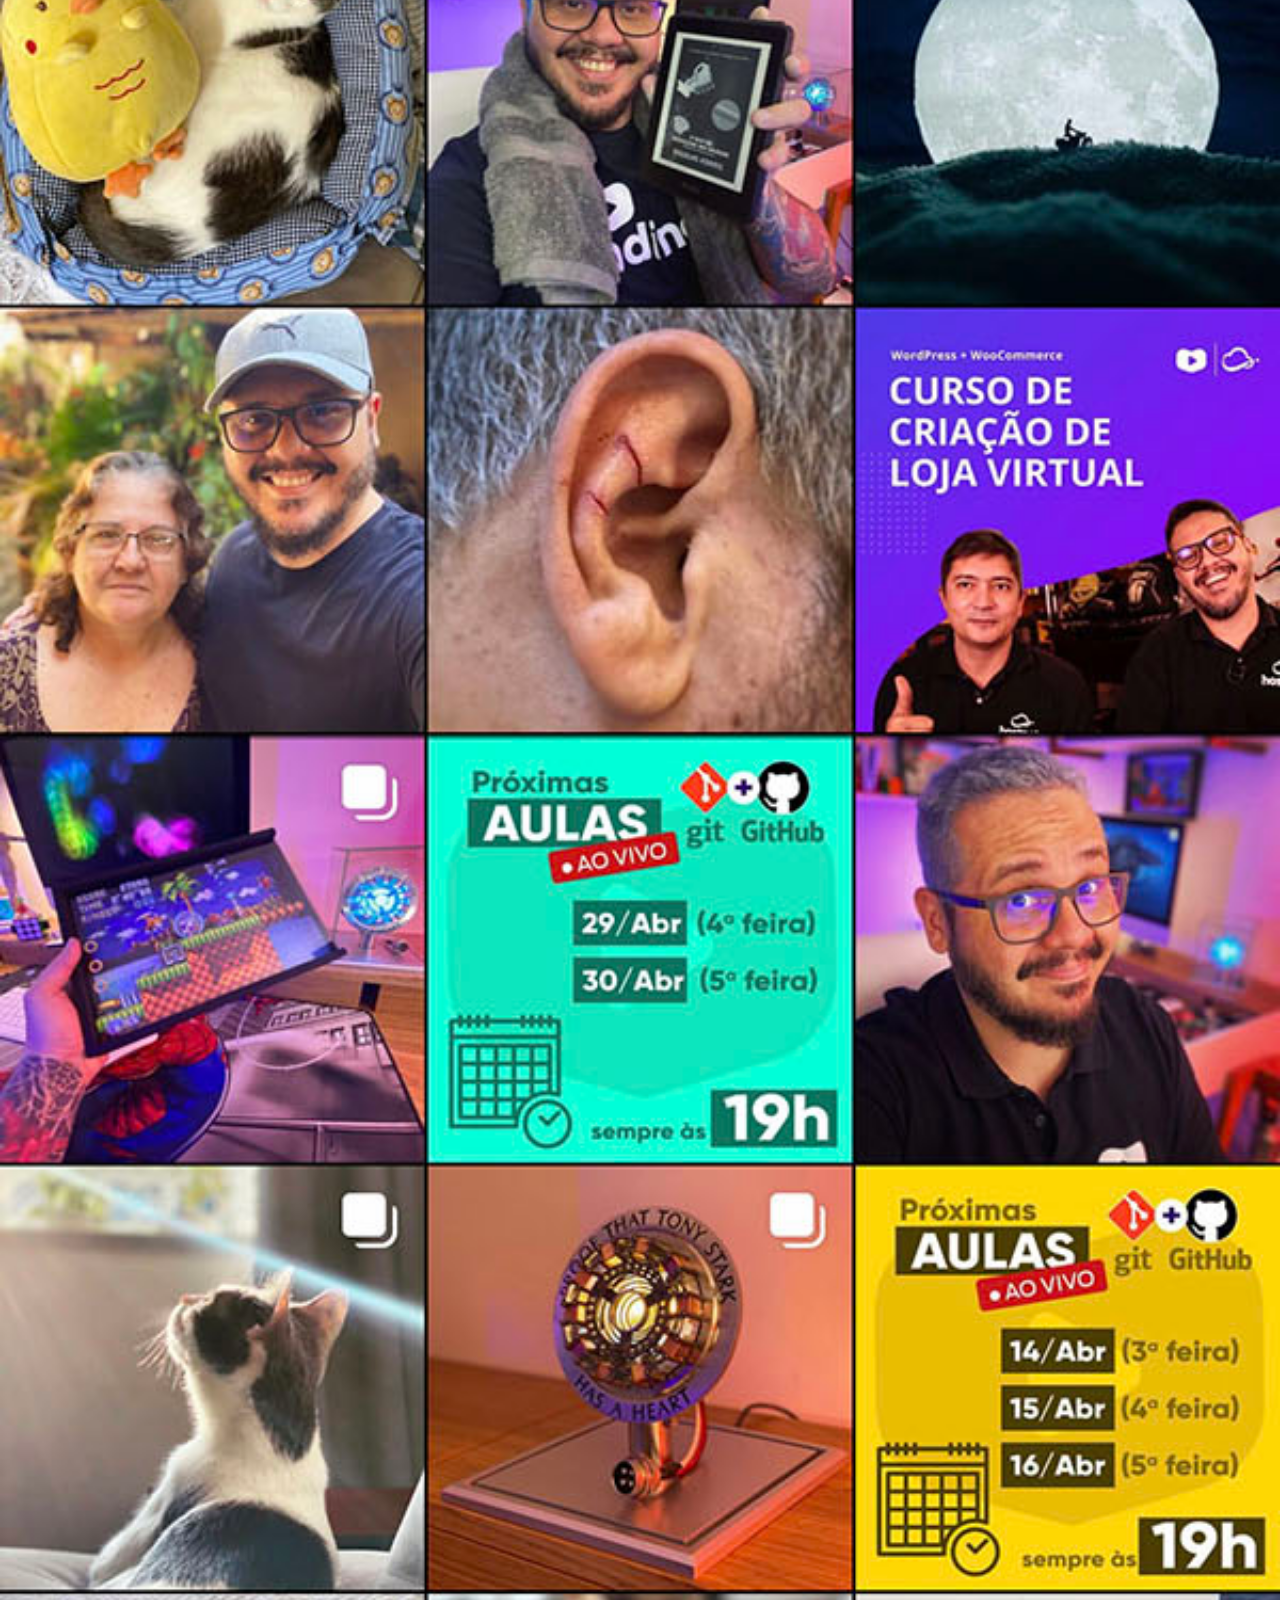
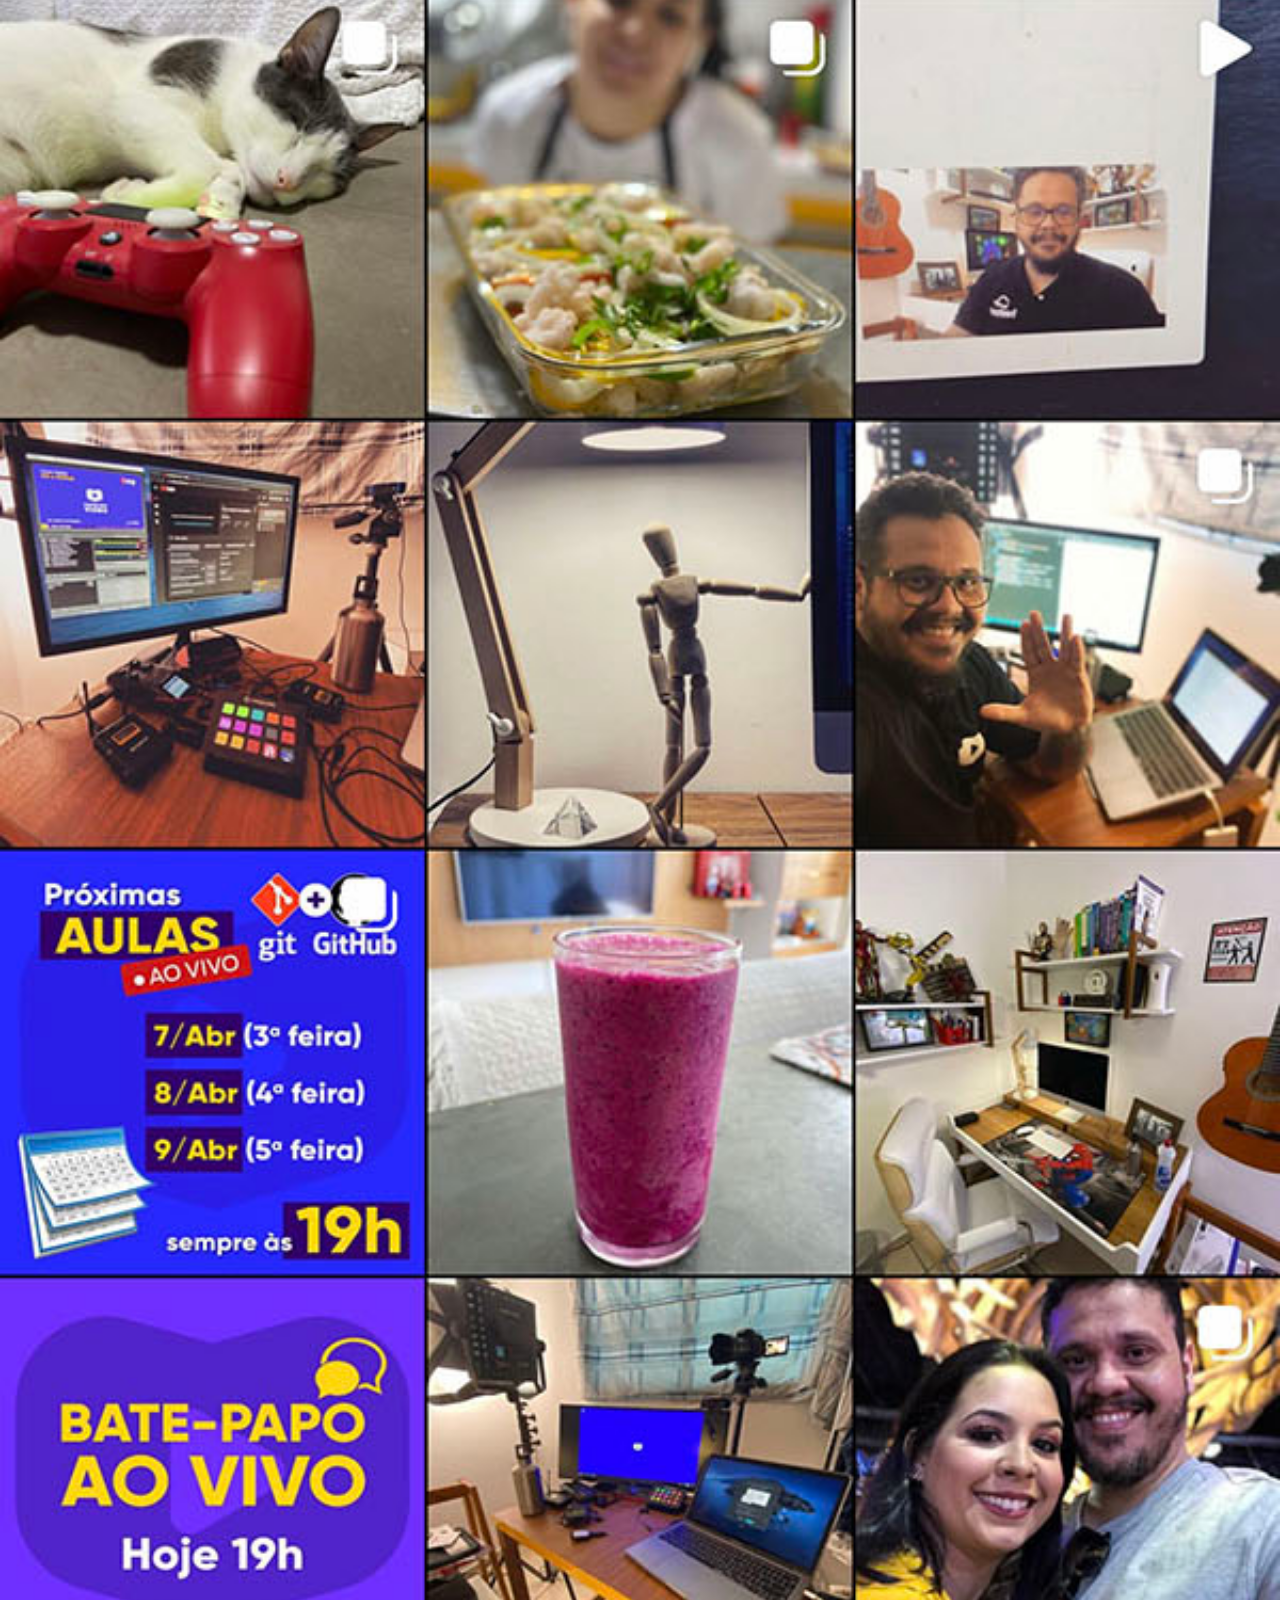
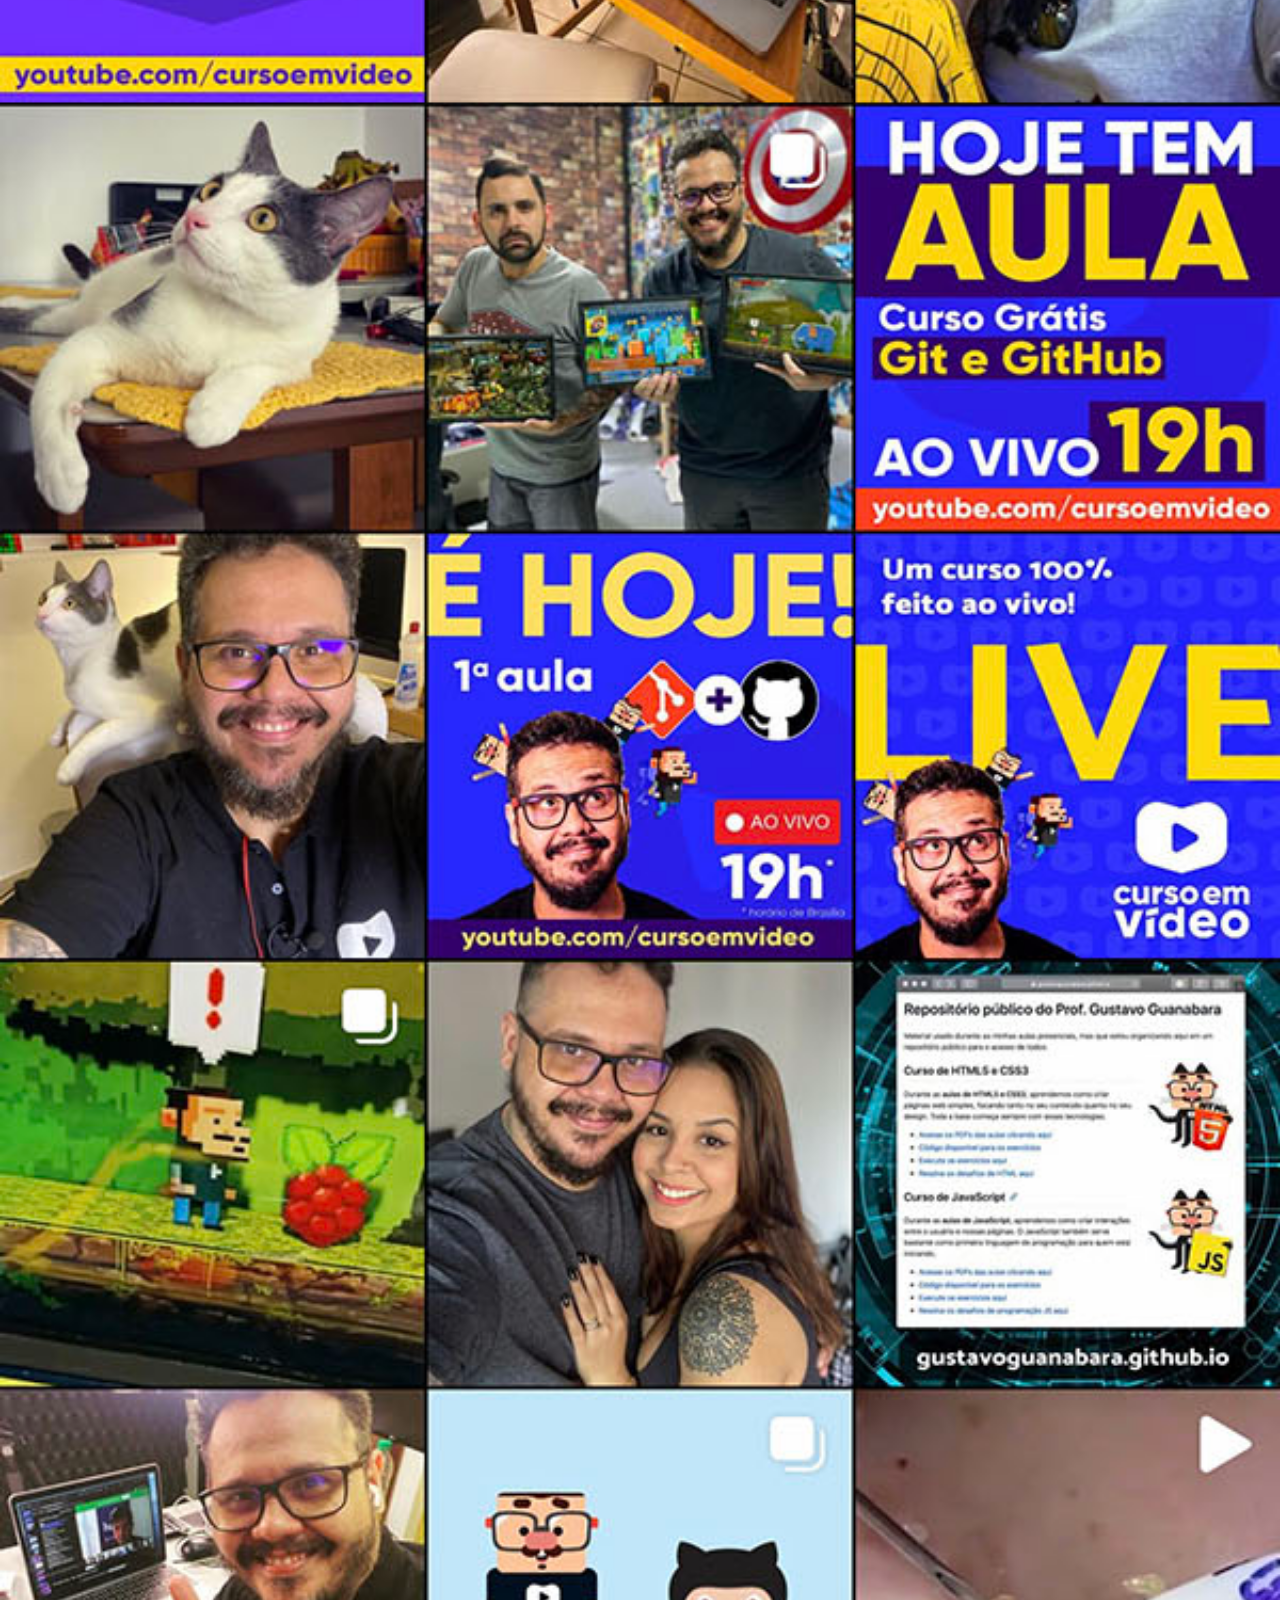
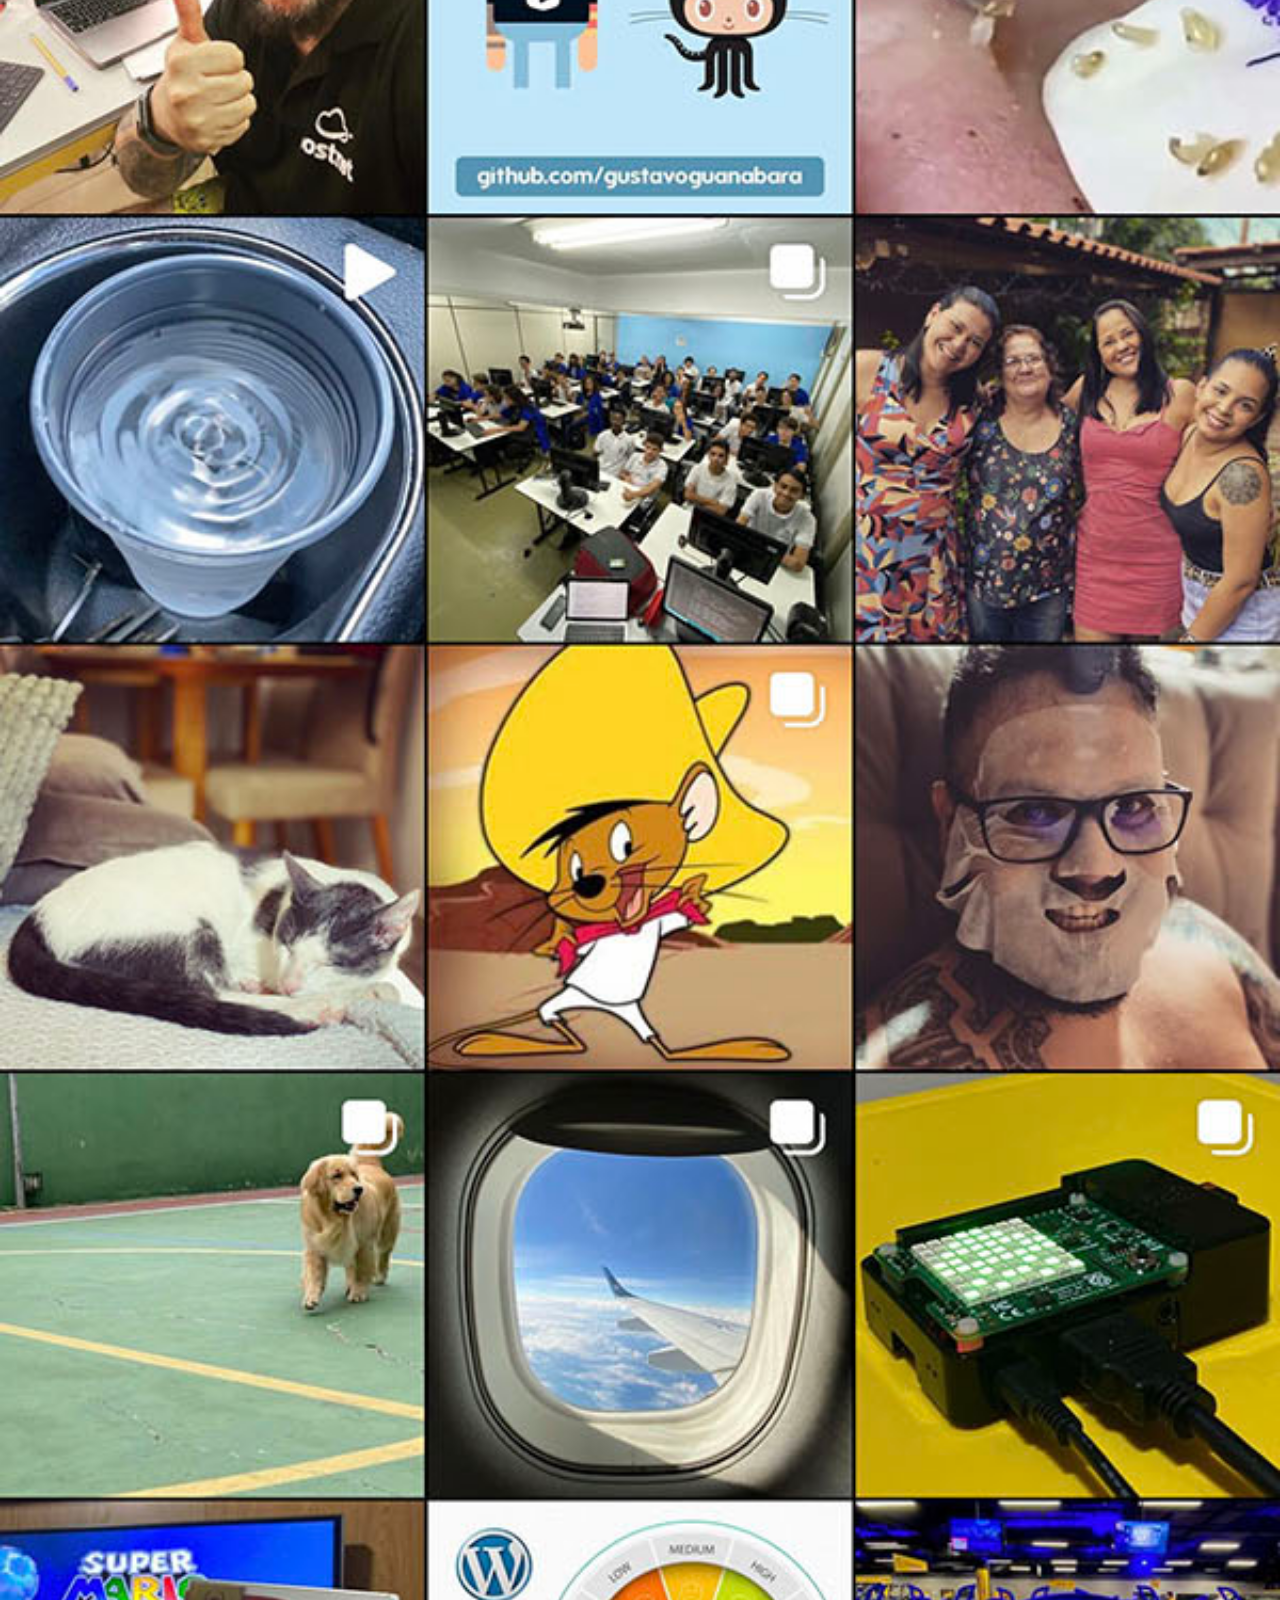
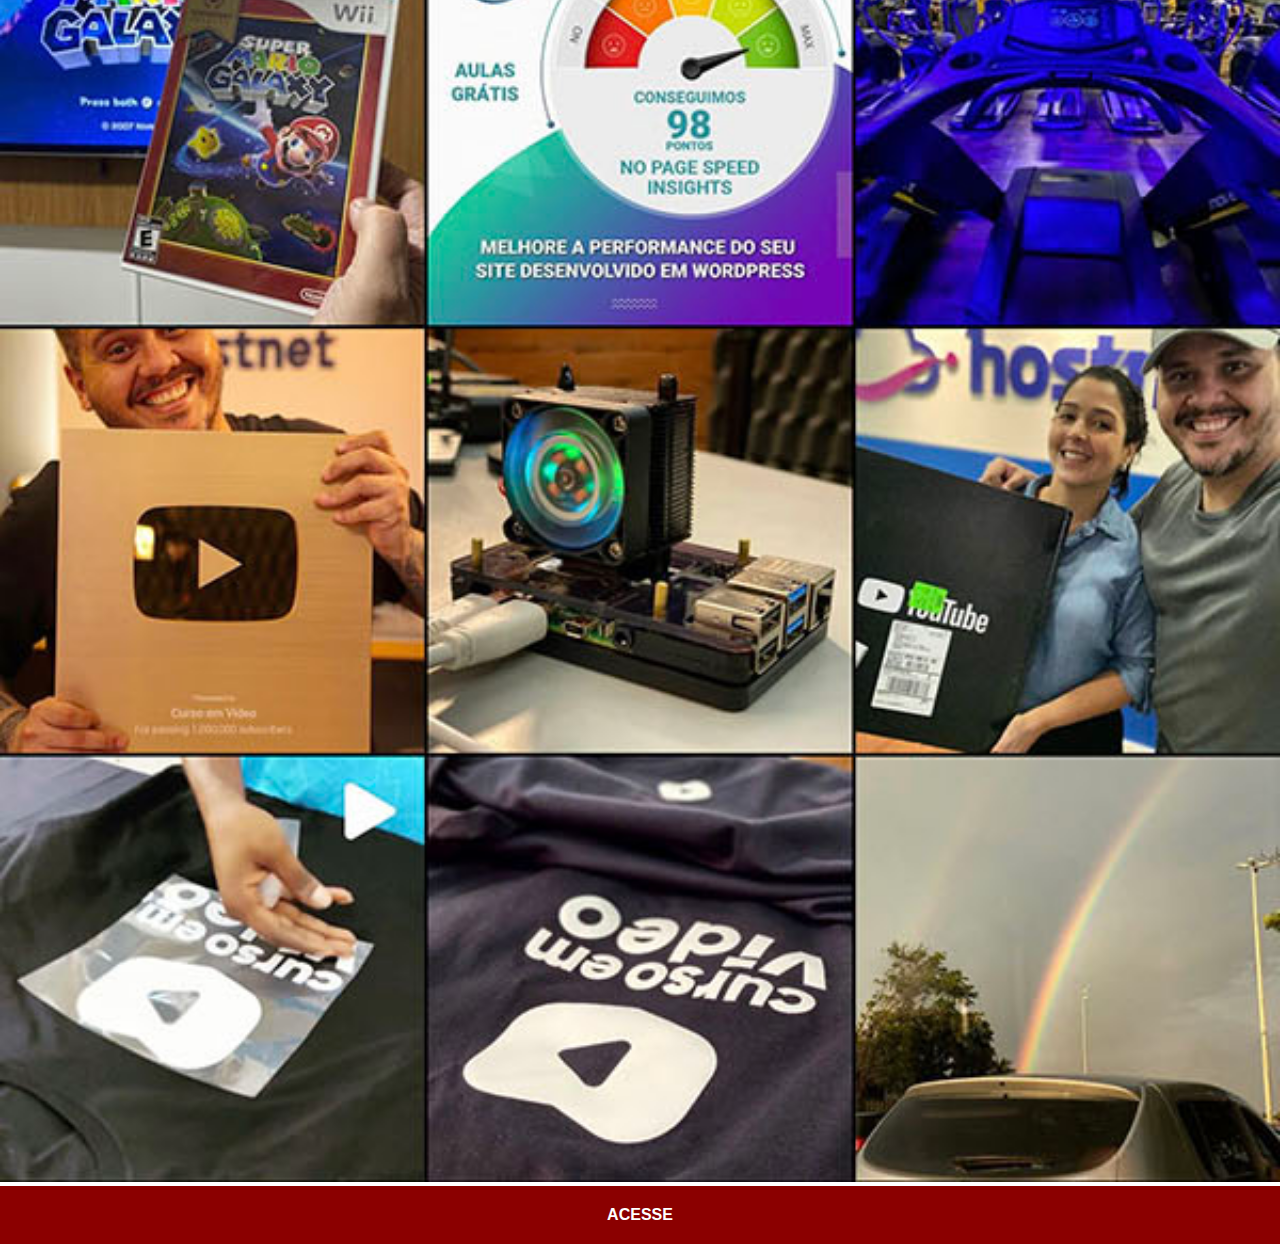
<file: instagram.html>
<!DOCTYPE html>
<html lang="pt-br">
<head>
    <meta charset="UTF-8">
    <meta http-equiv="X-UA-Compatible" content="IE=edge">
    <meta name="viewport" content="width=device-width, initial-scale=1.0">
    <title>Instagram</title>
    <link rel="stylesheet" href="estilos/social.css">
</head>
<body>
    <img src="imagens/tela-instagram.jpg" alt="Instagram" >
    <a href="https://www.instagram.com/allysonpaim/" target="_blank">ACESSE</a>
</body>
</html>
</file>
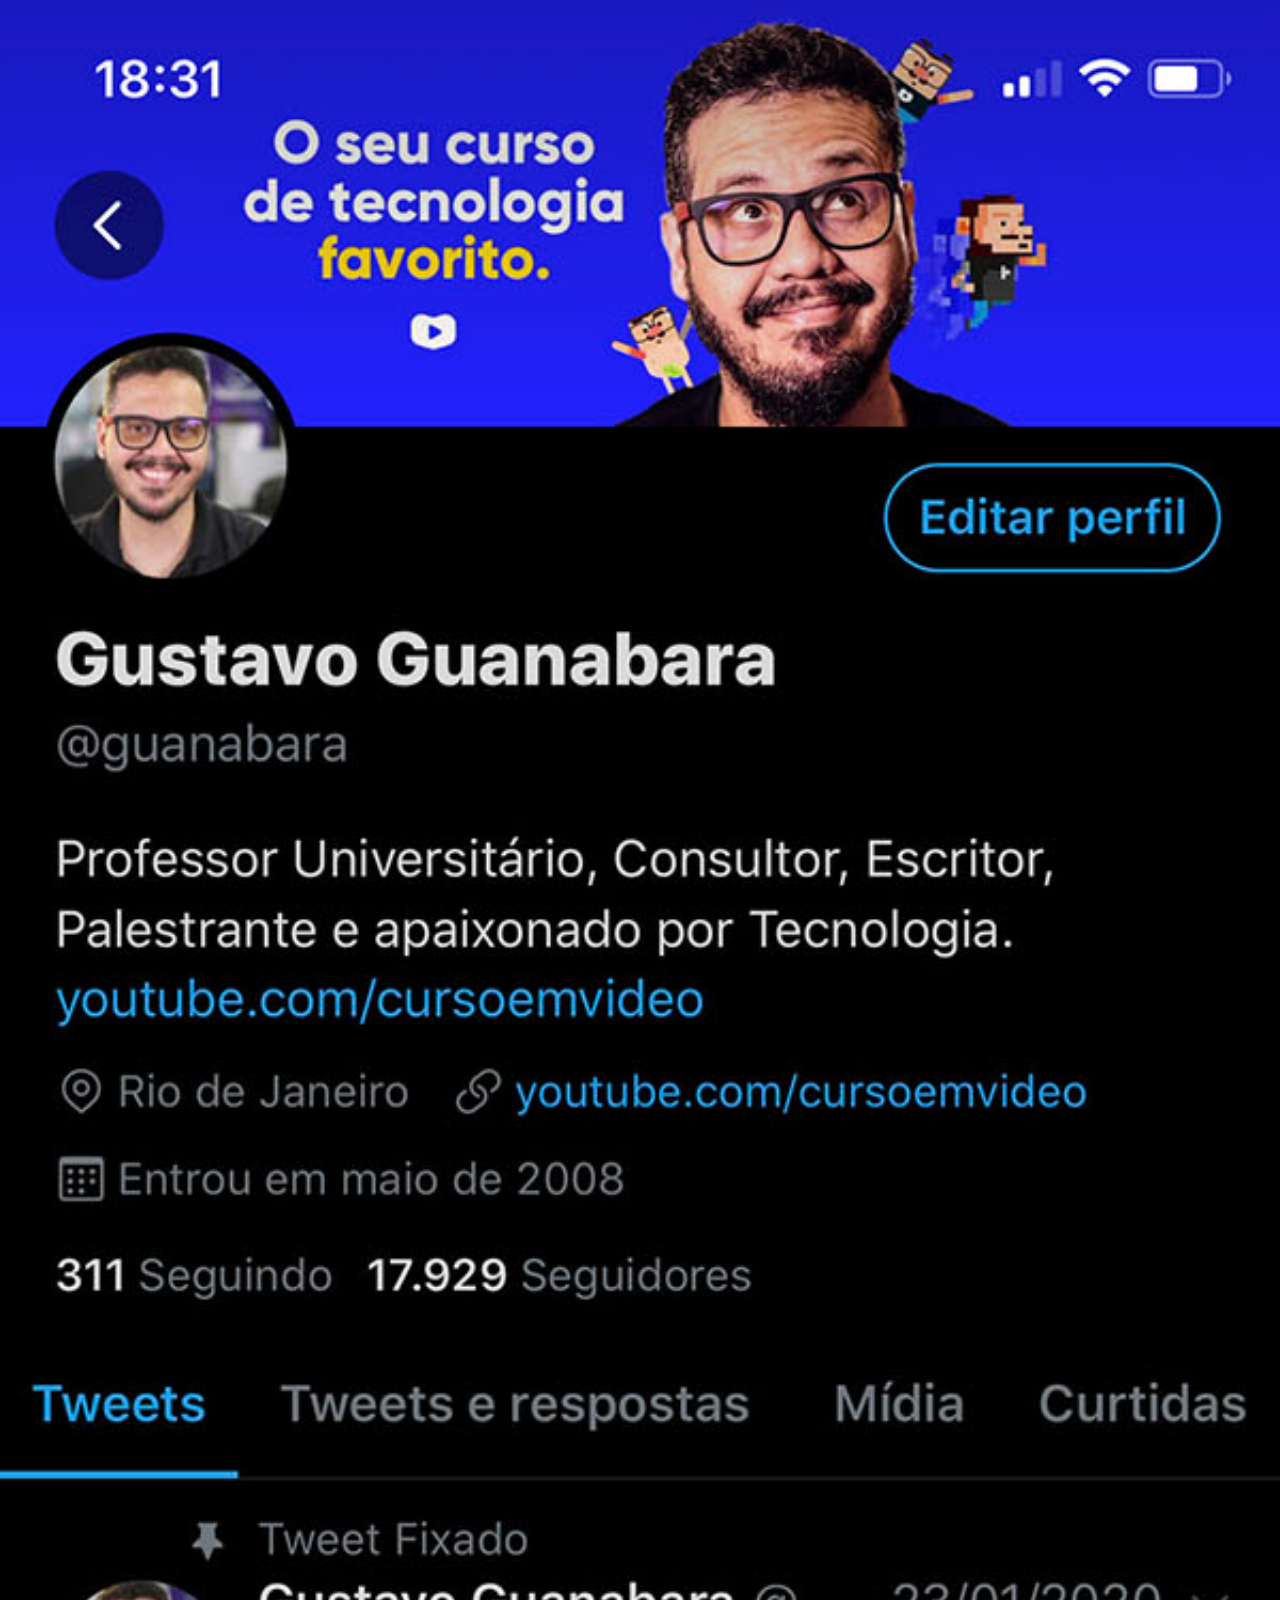
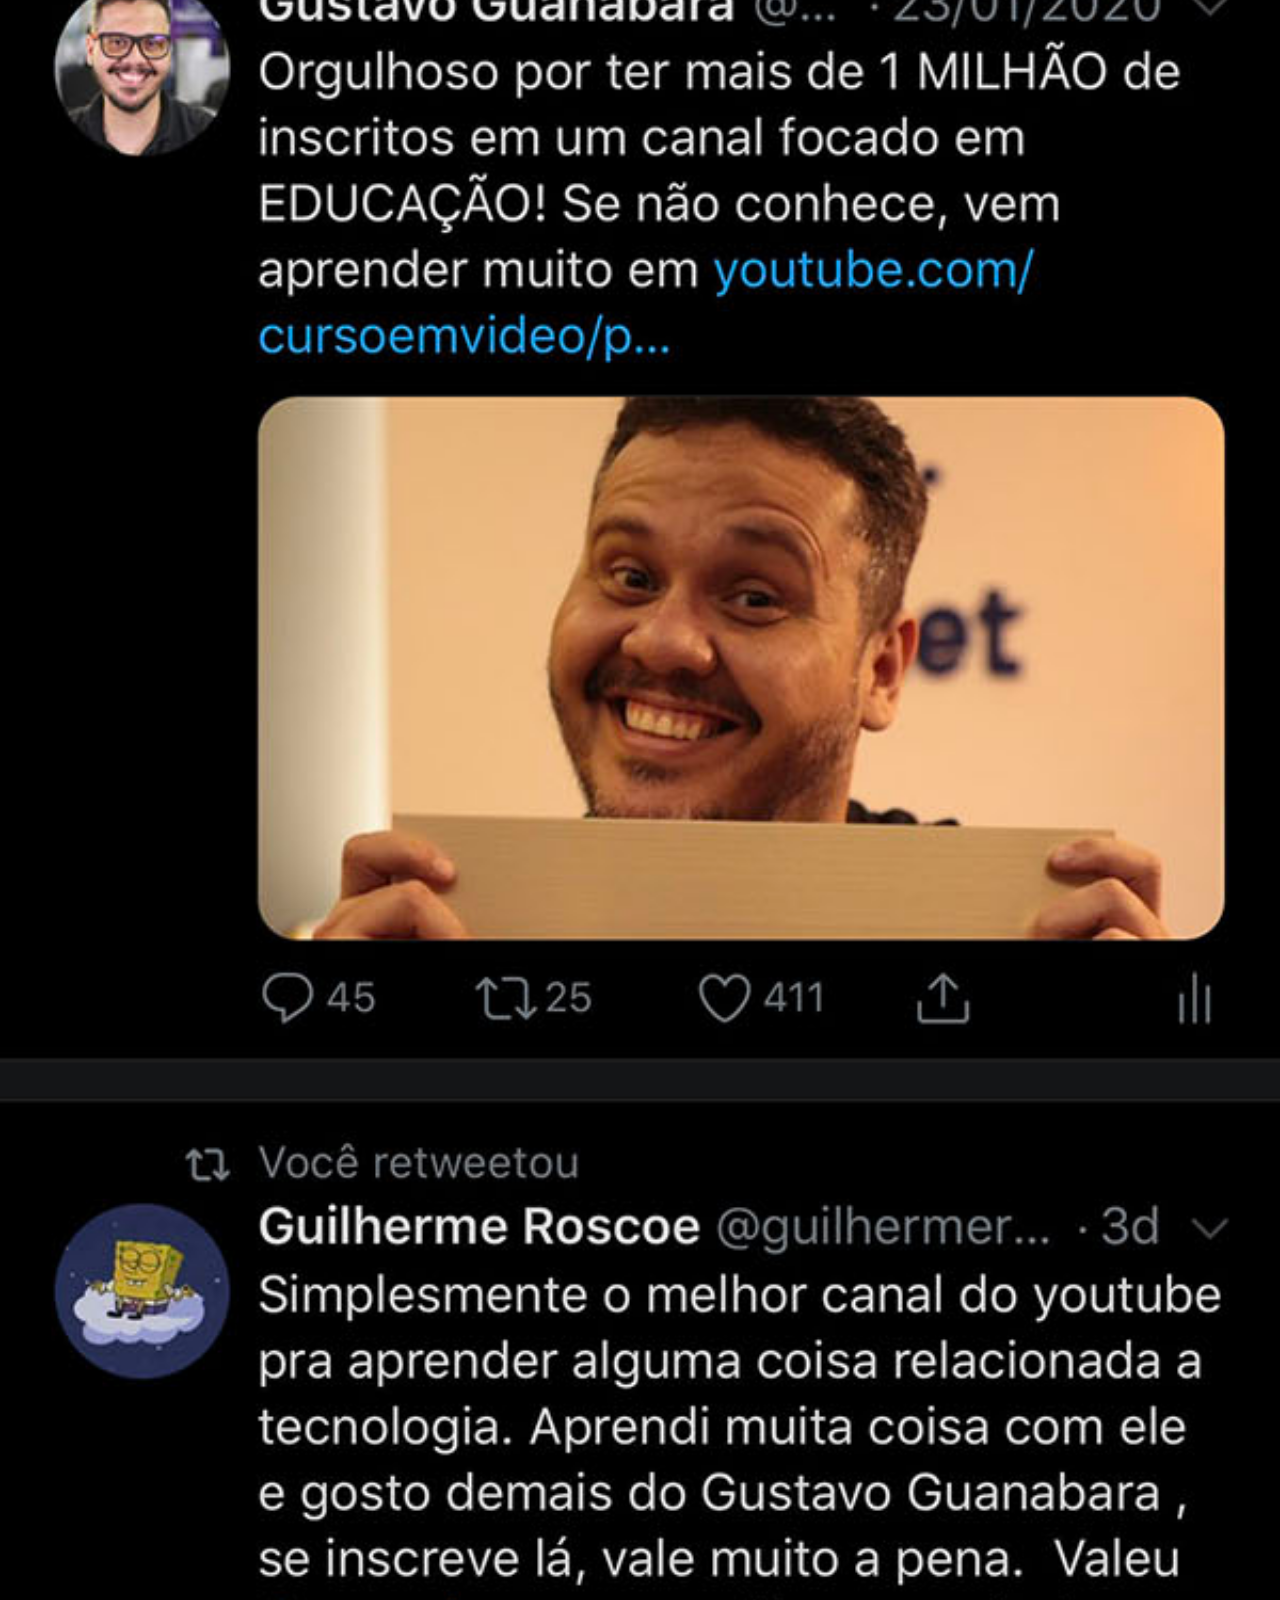
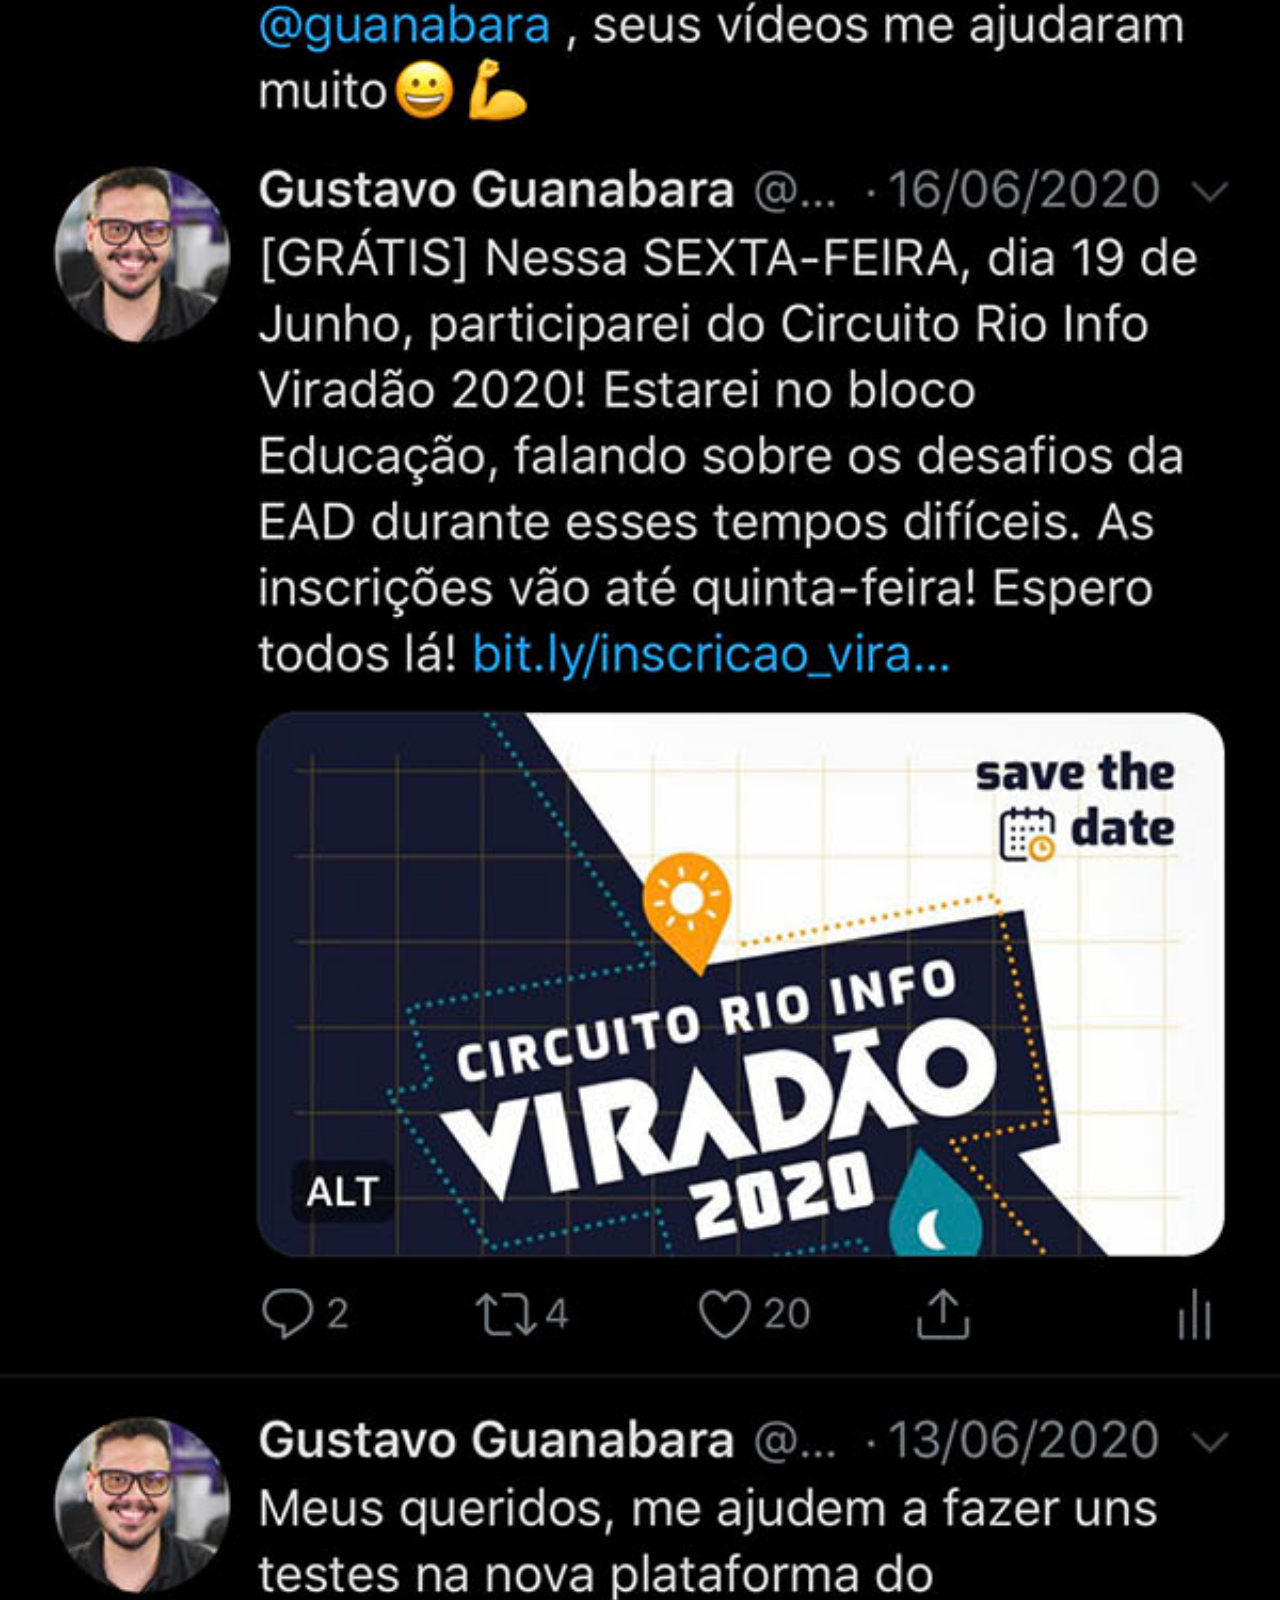
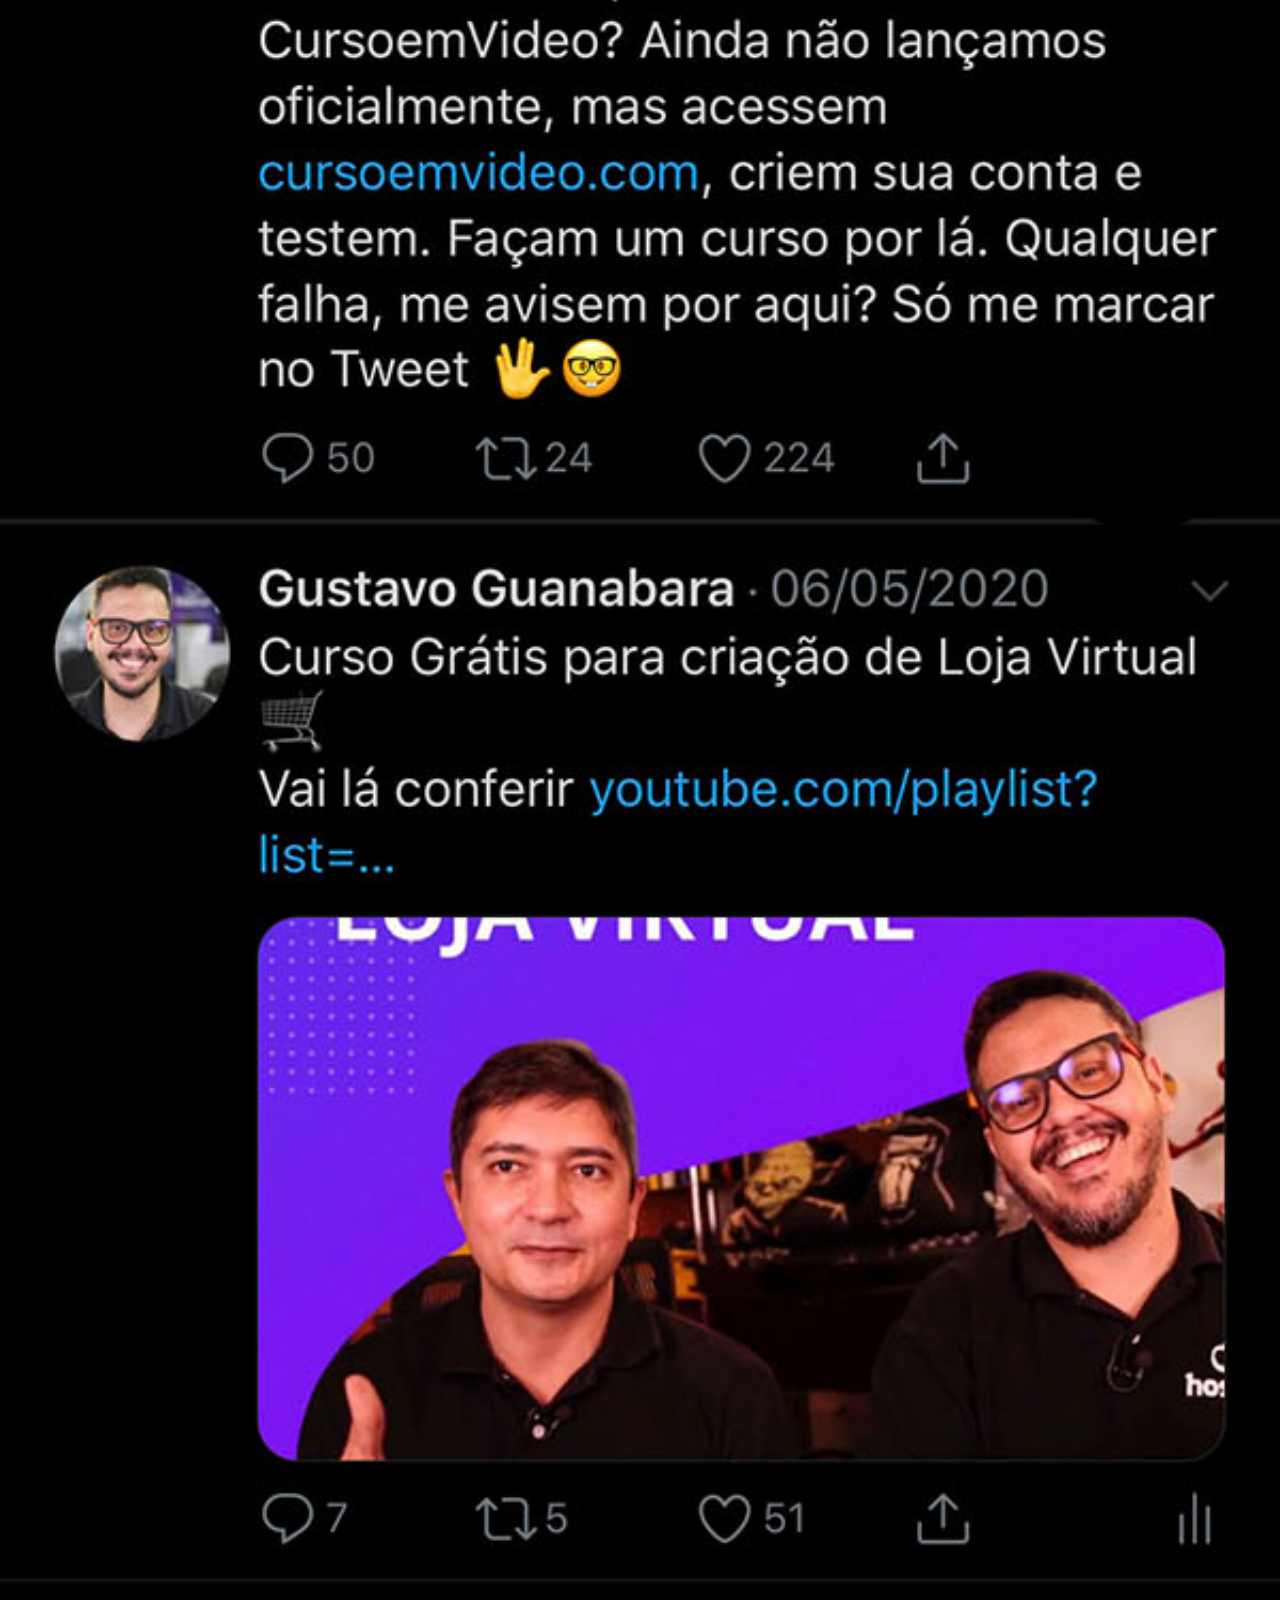
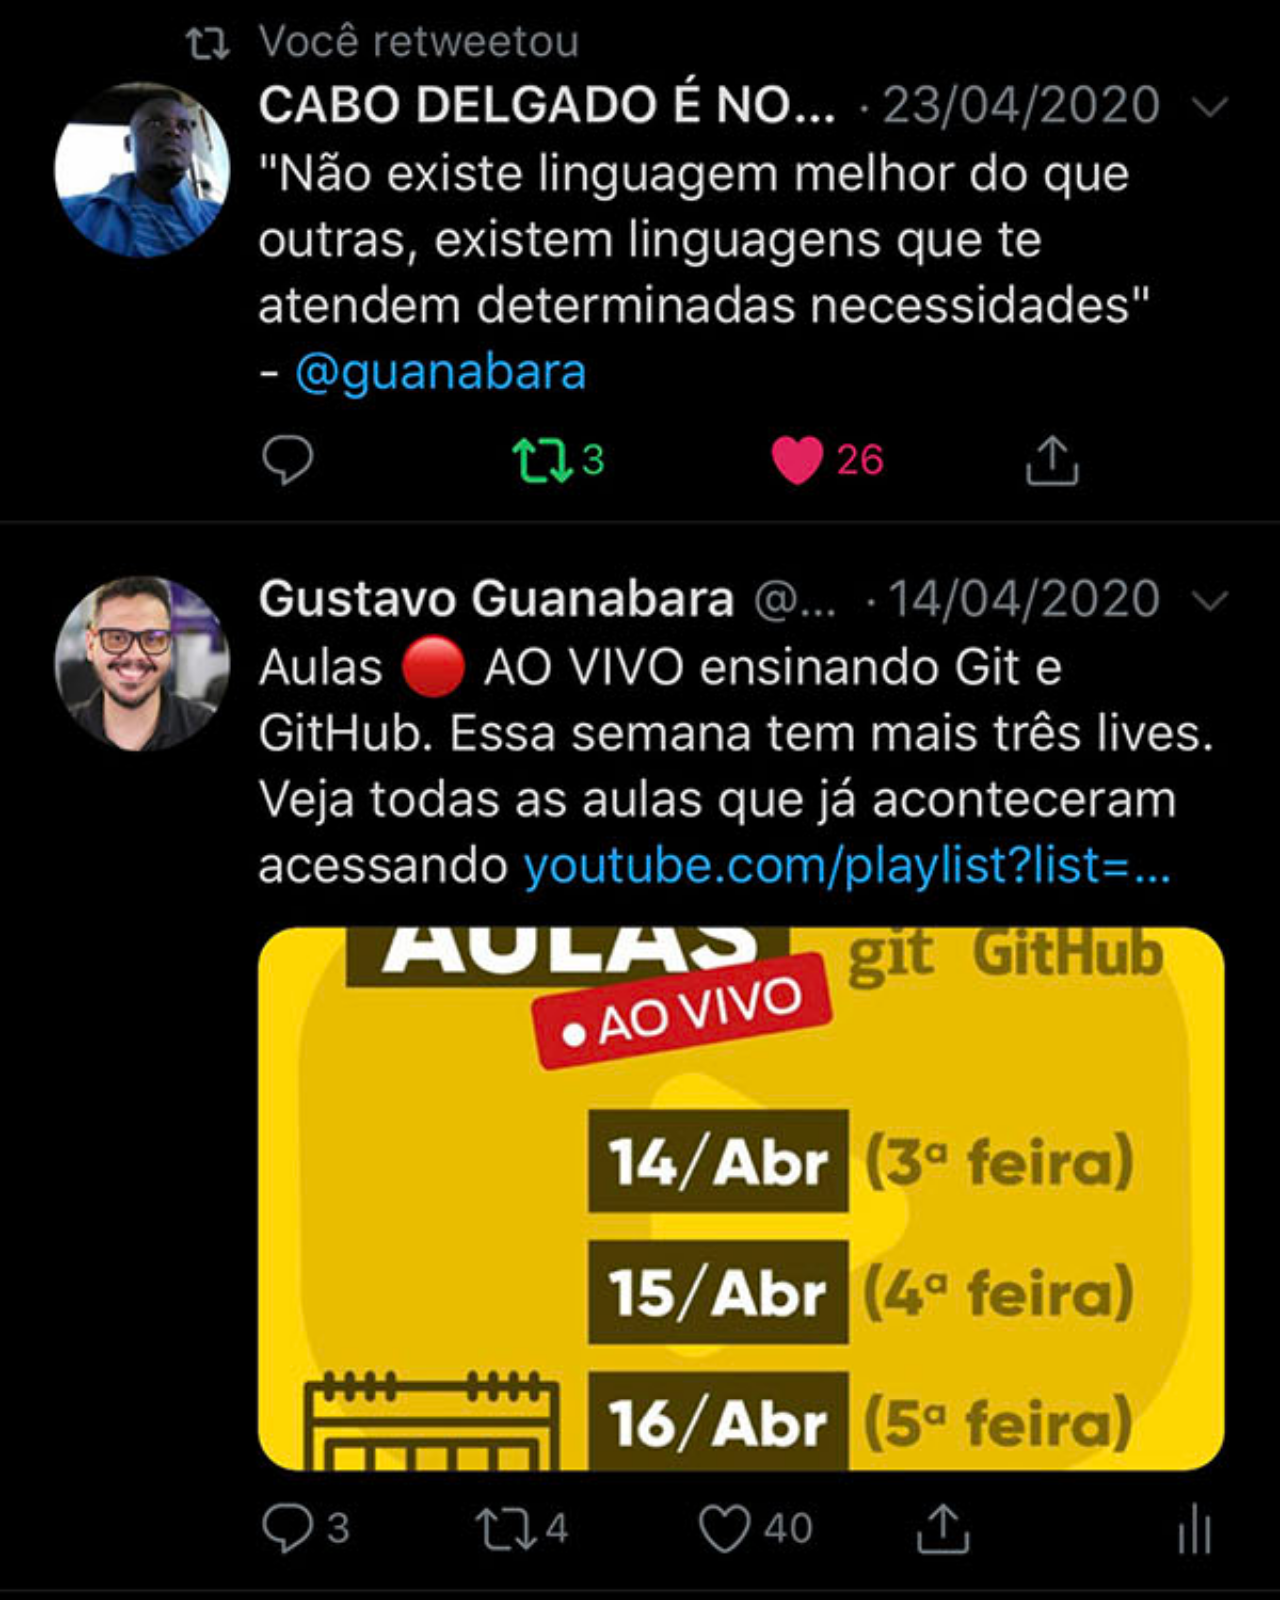
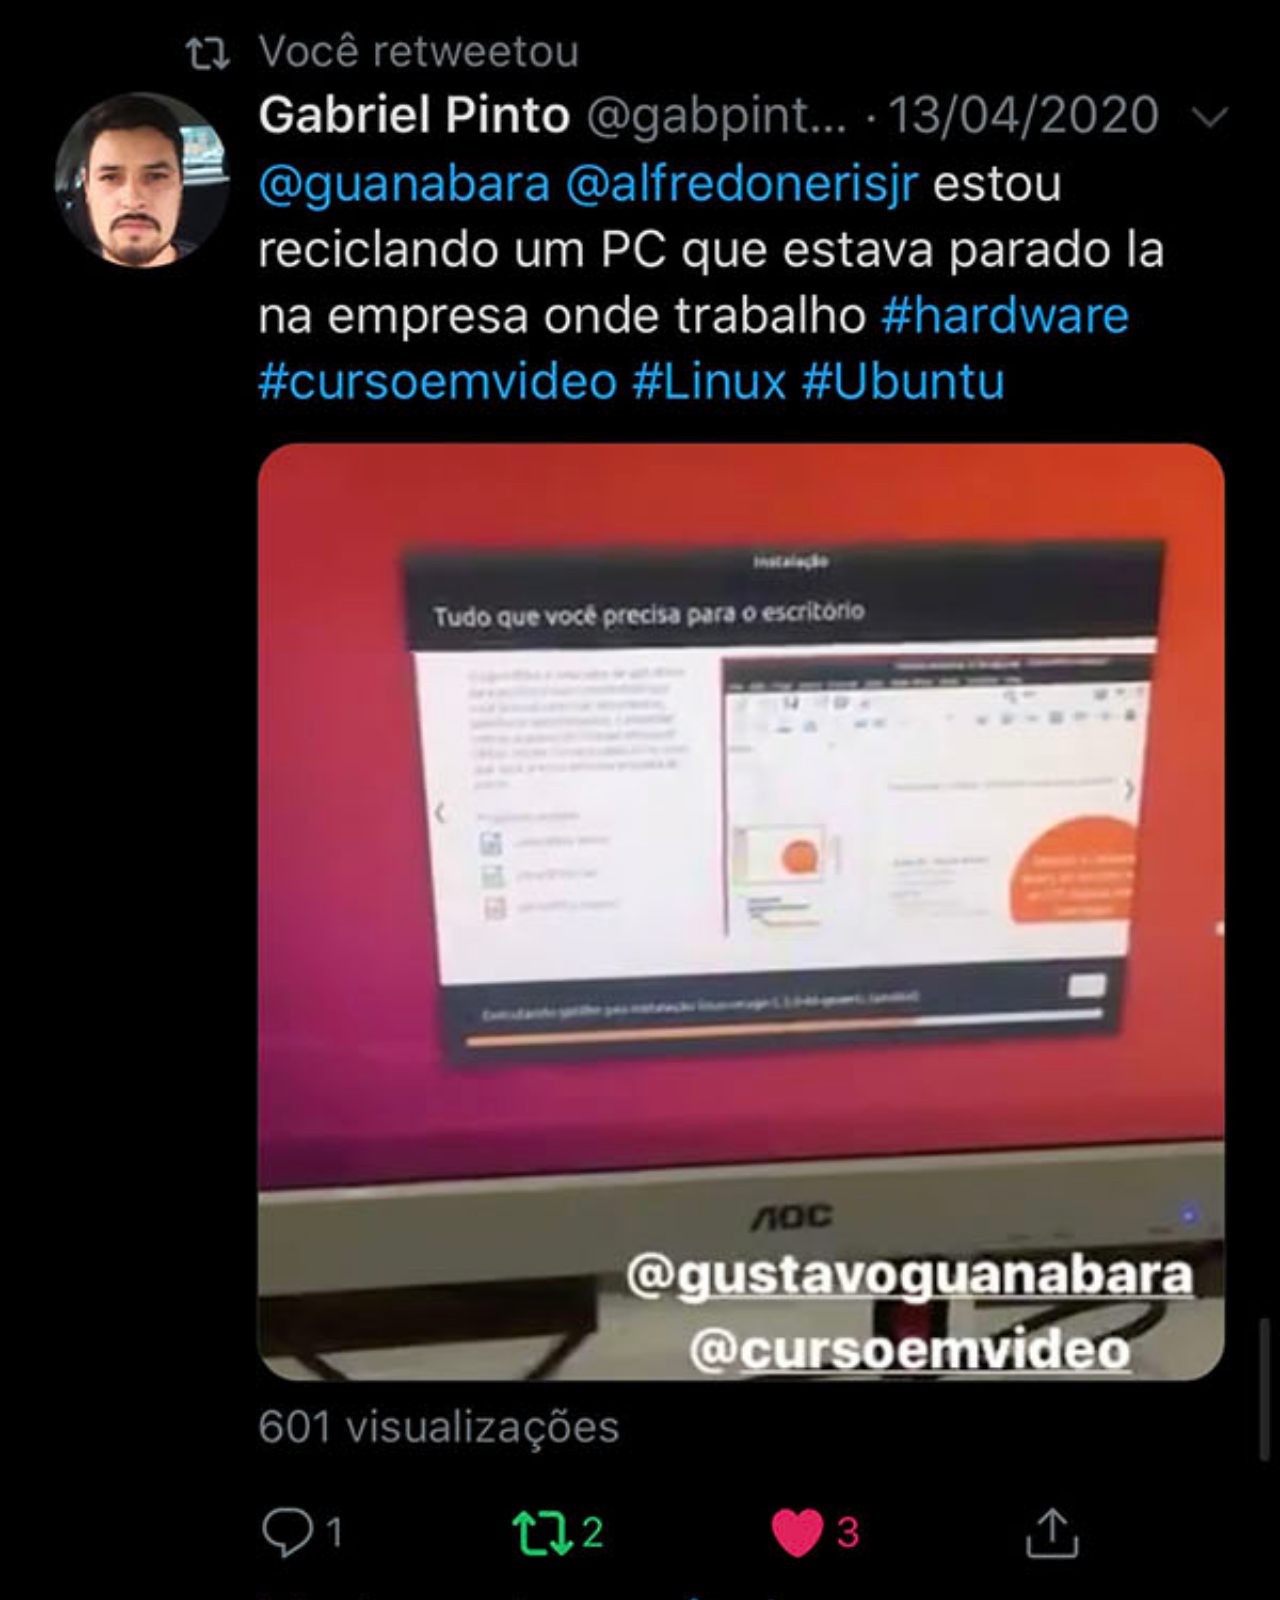
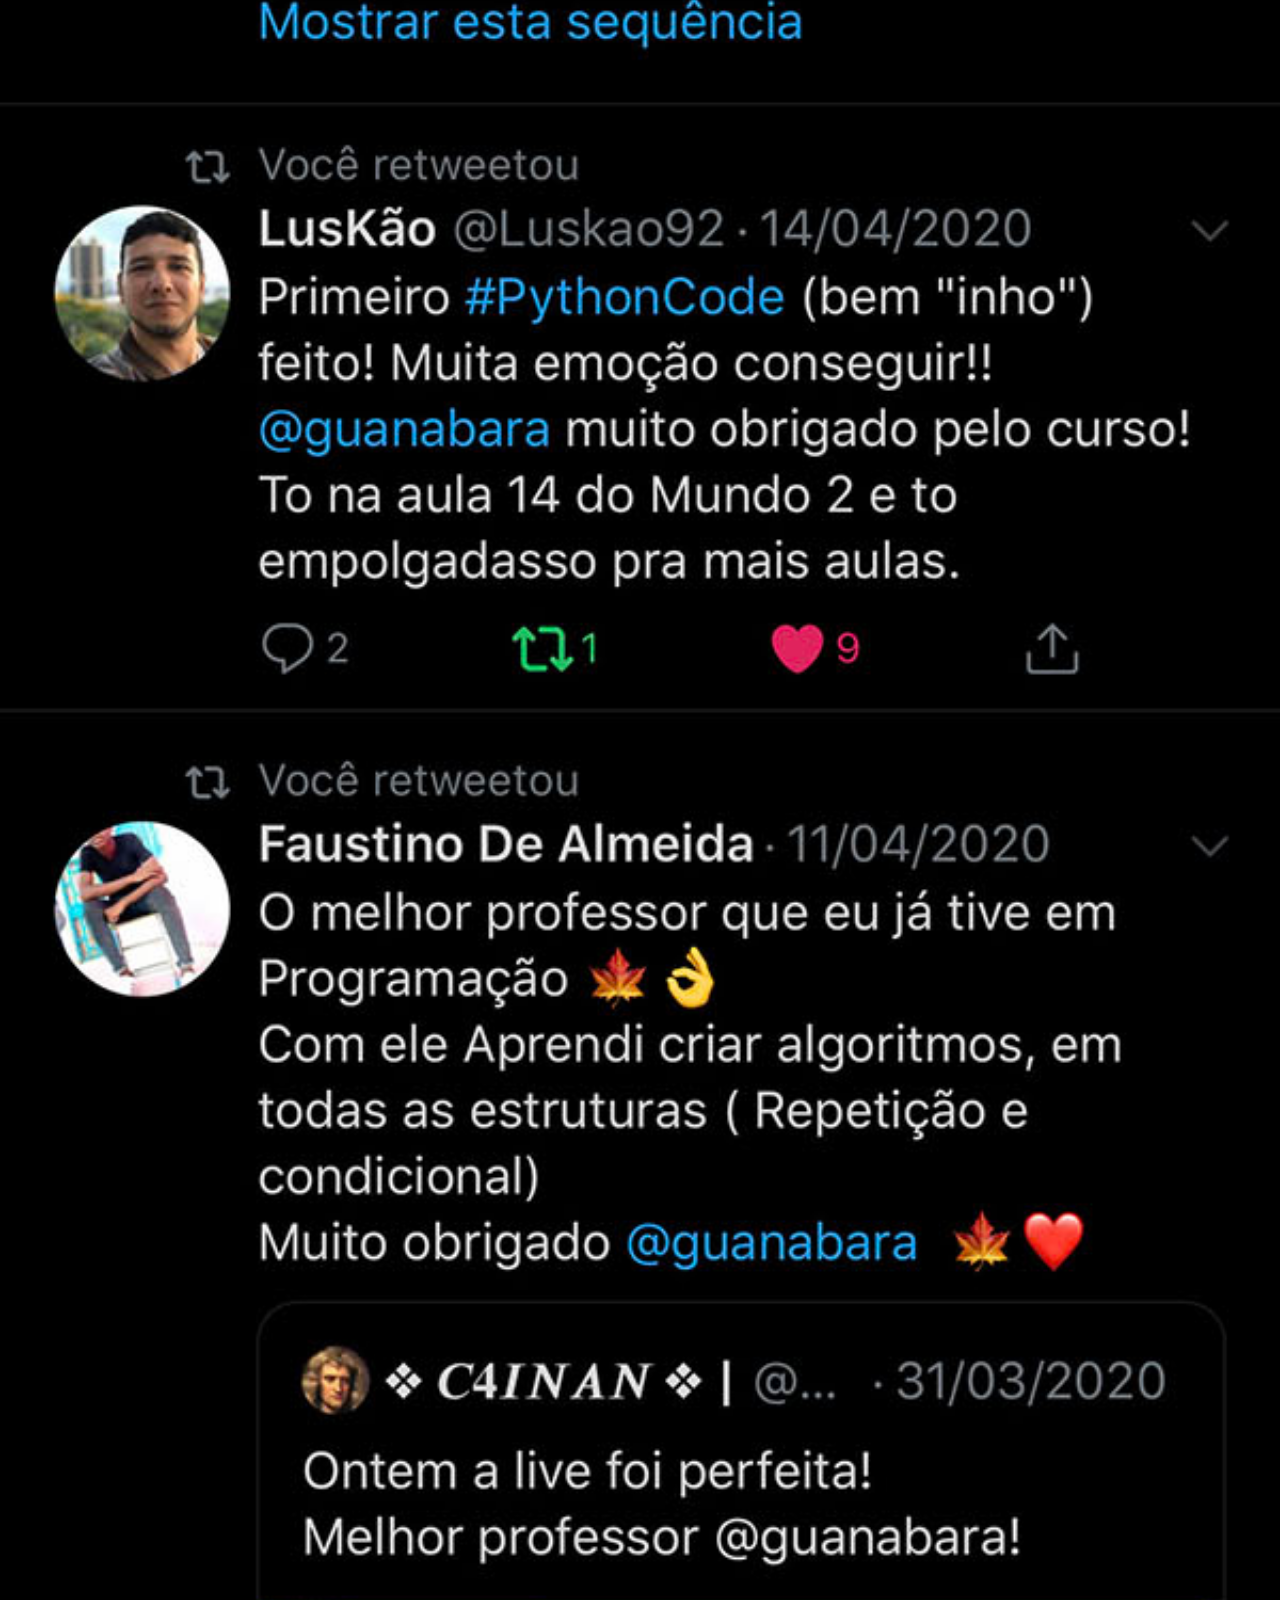
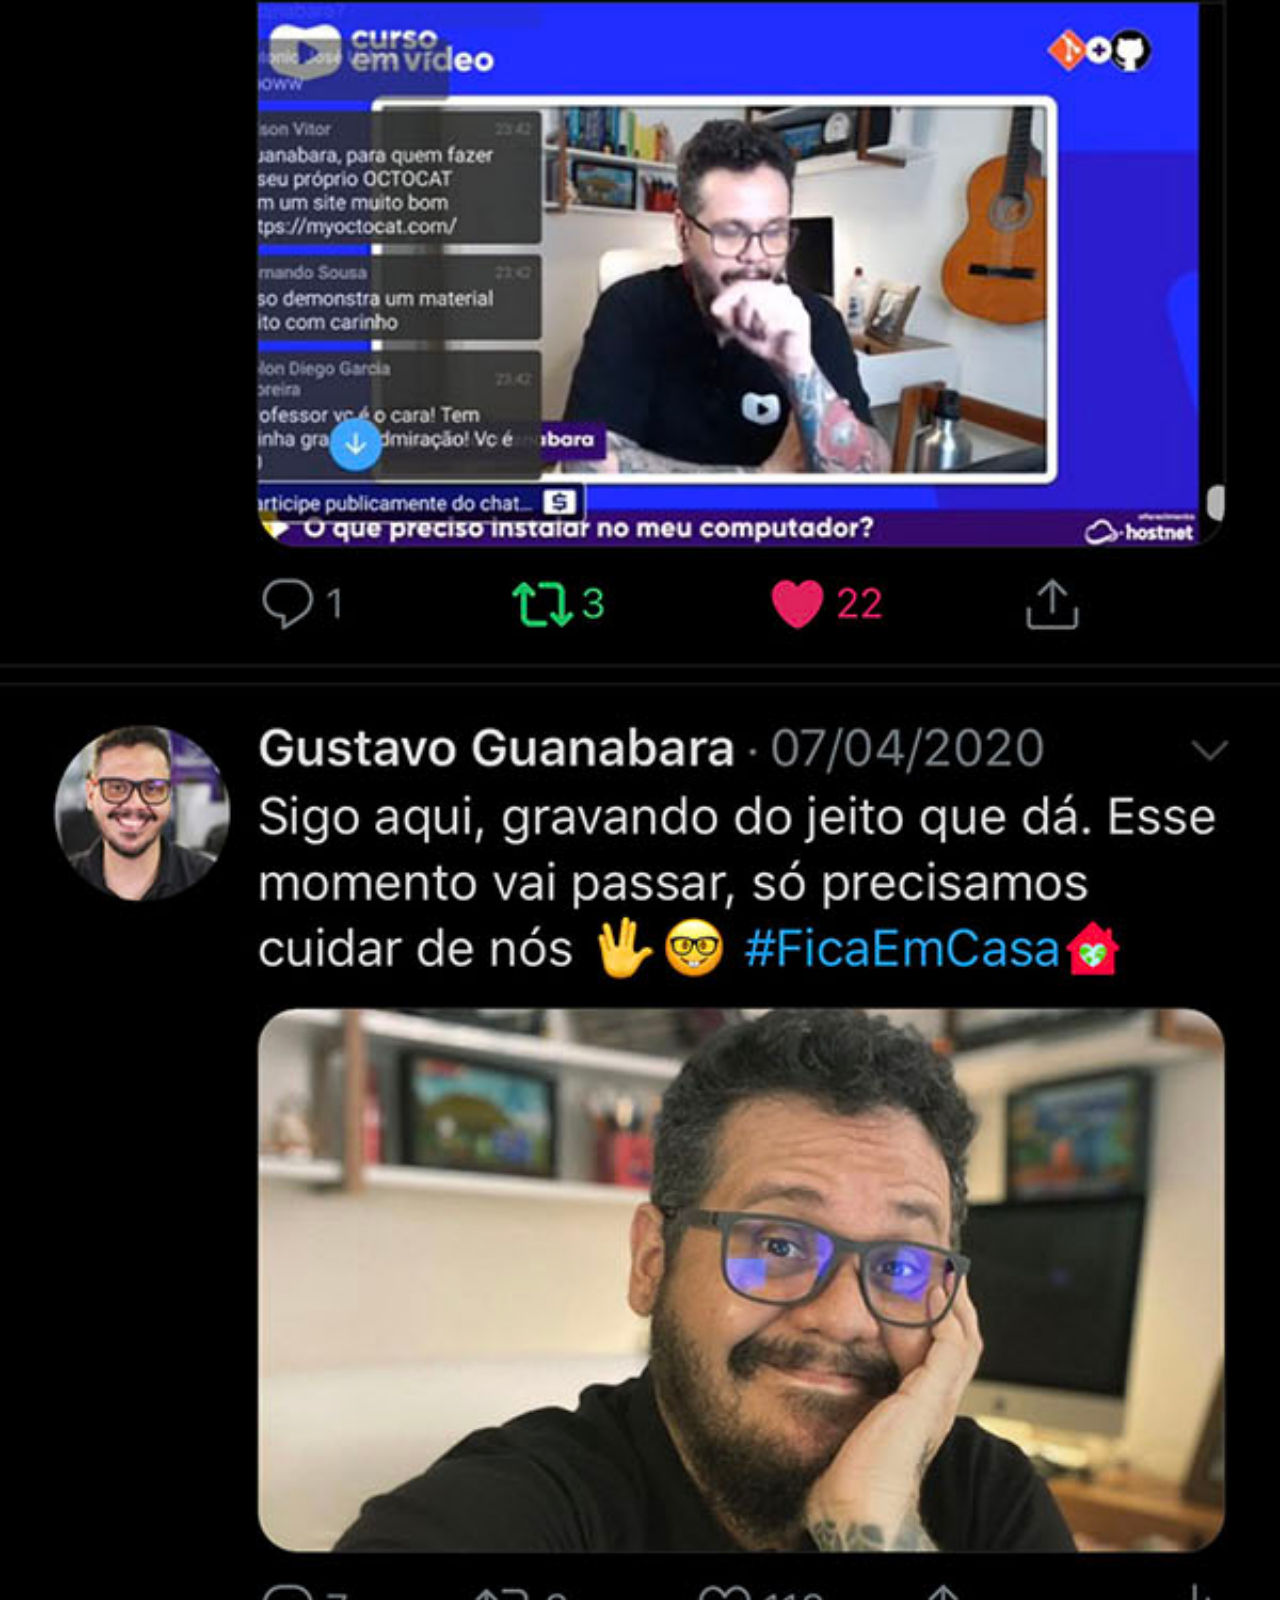
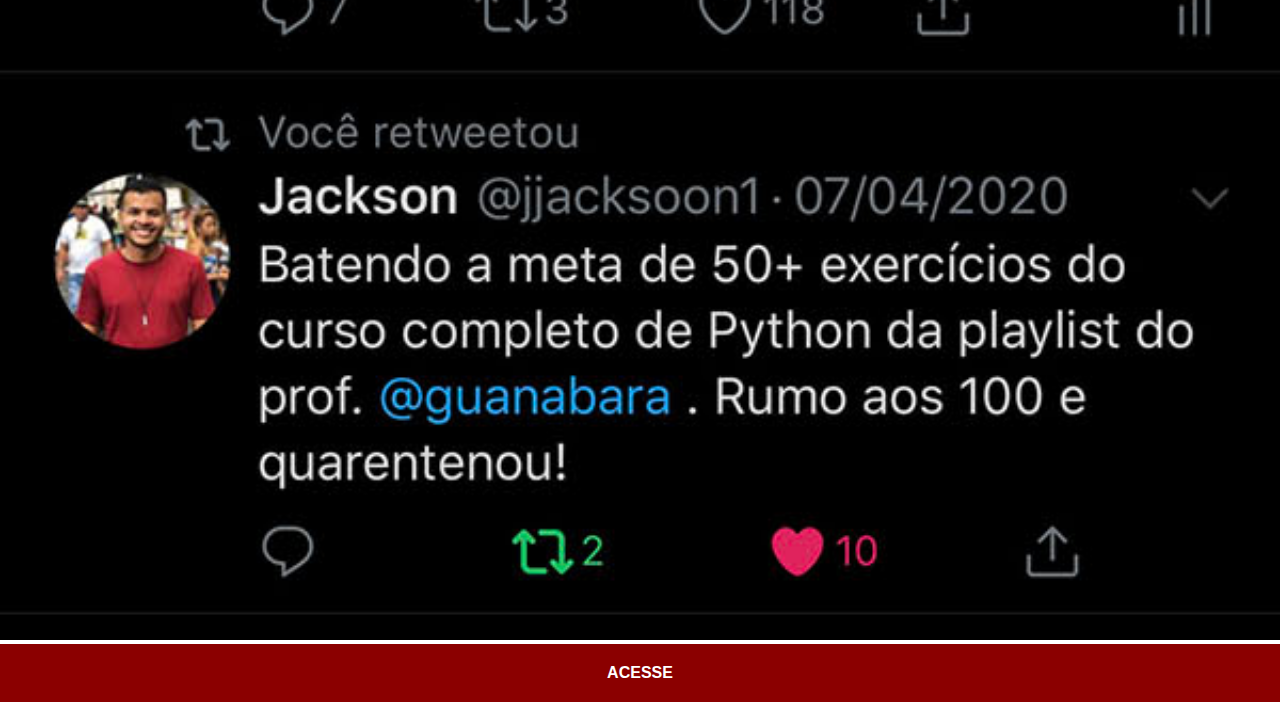
<file: twitter.html>
<!DOCTYPE html>
<html lang="pt-br">
<head>
    <meta charset="UTF-8">
    <meta http-equiv="X-UA-Compatible" content="IE=edge">
    <meta name="viewport" content="width=device-width, initial-scale=1.0">
    <title>Twitter</title>
    <link rel="stylesheet" href="estilos/social.css">
</head>
<body>
    <img src="imagens/tela-twitter.jpg" alt="Twitter">
    <a href="#" target="_blank">ACESSE</a>
</body>
</html>
</file>
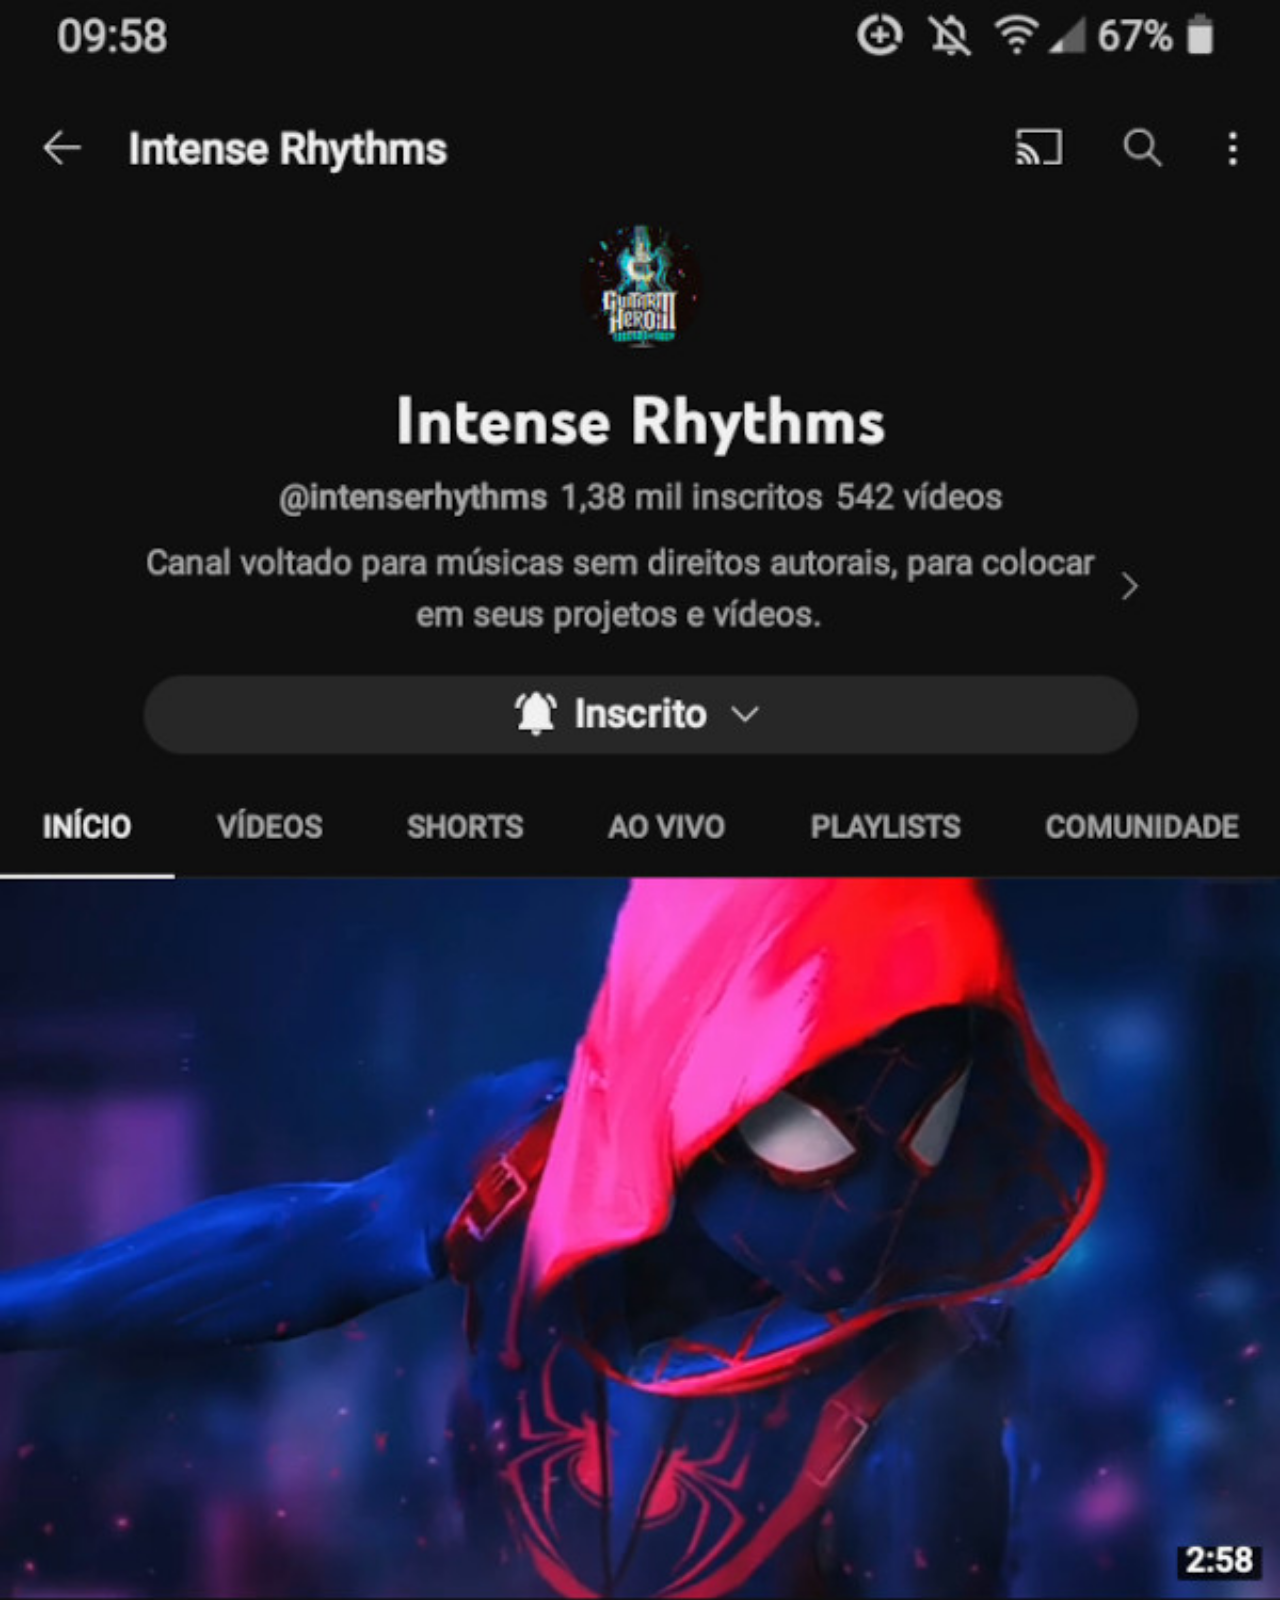
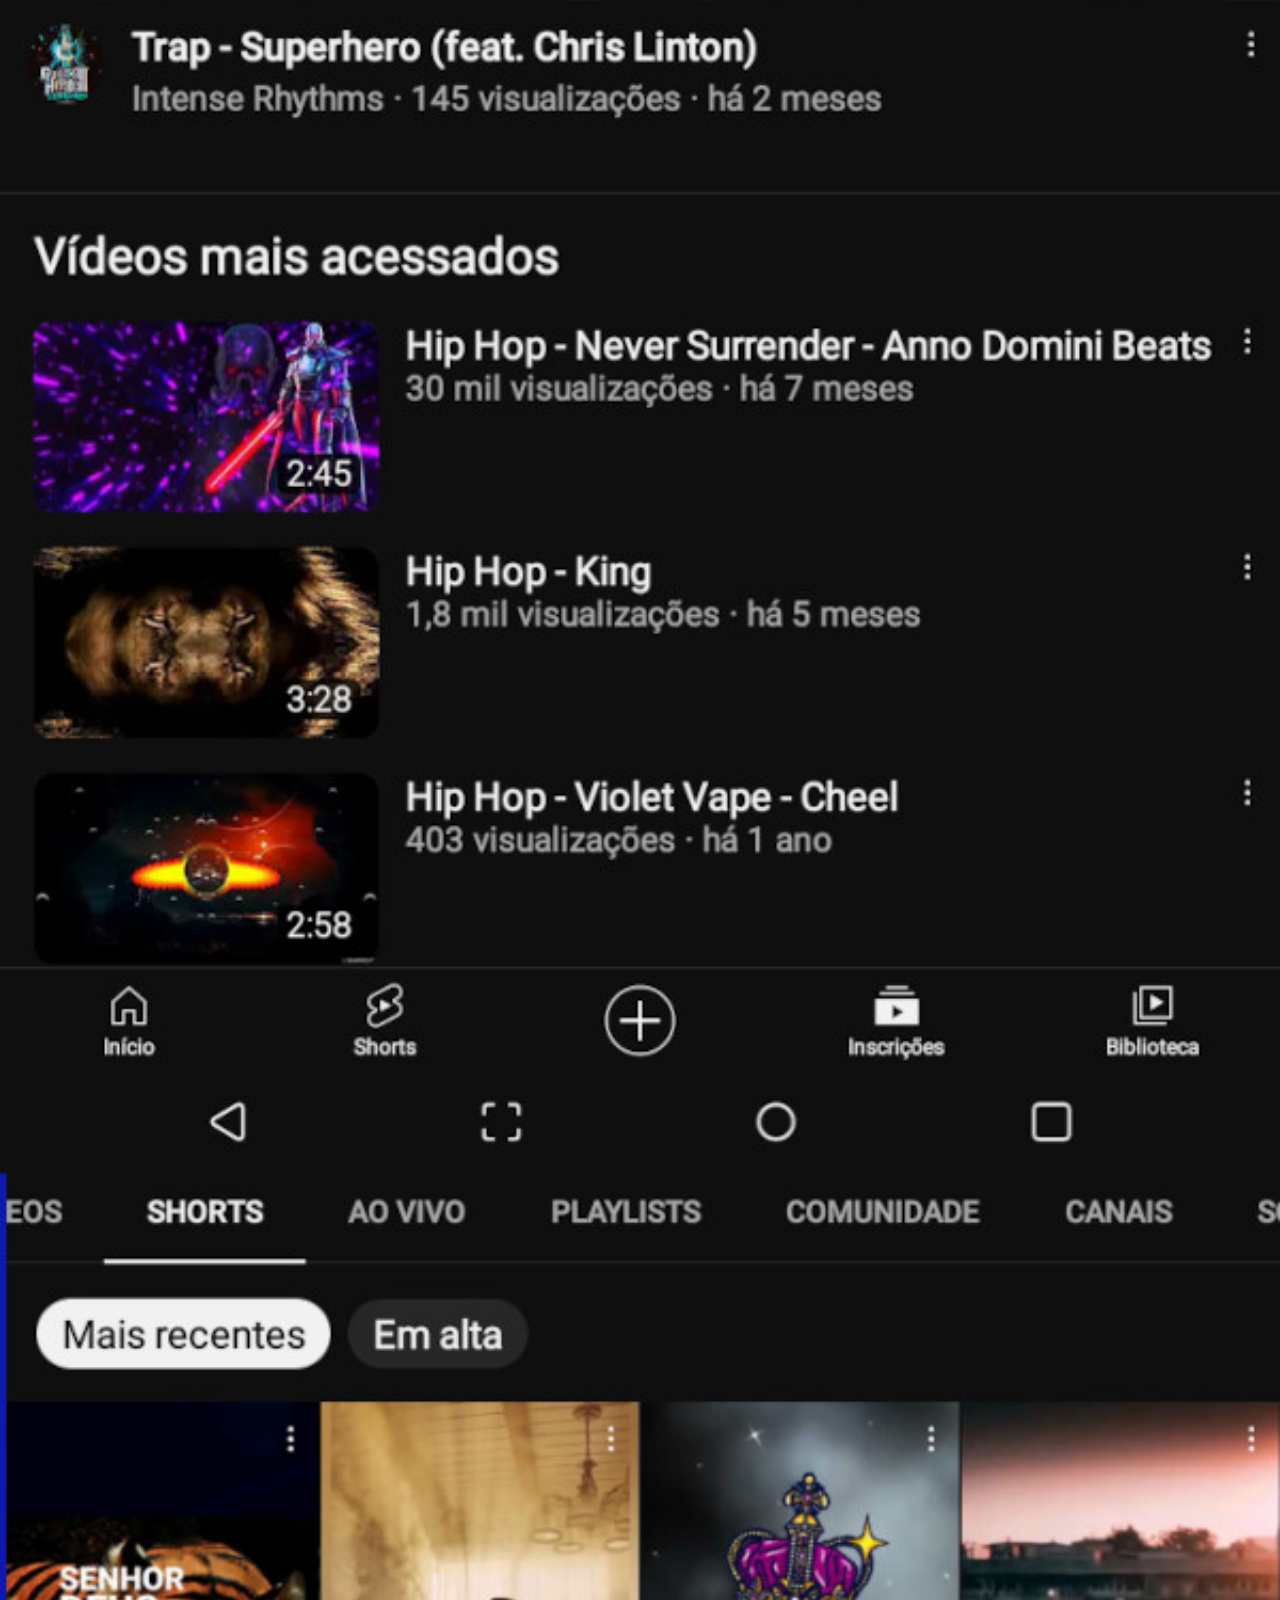
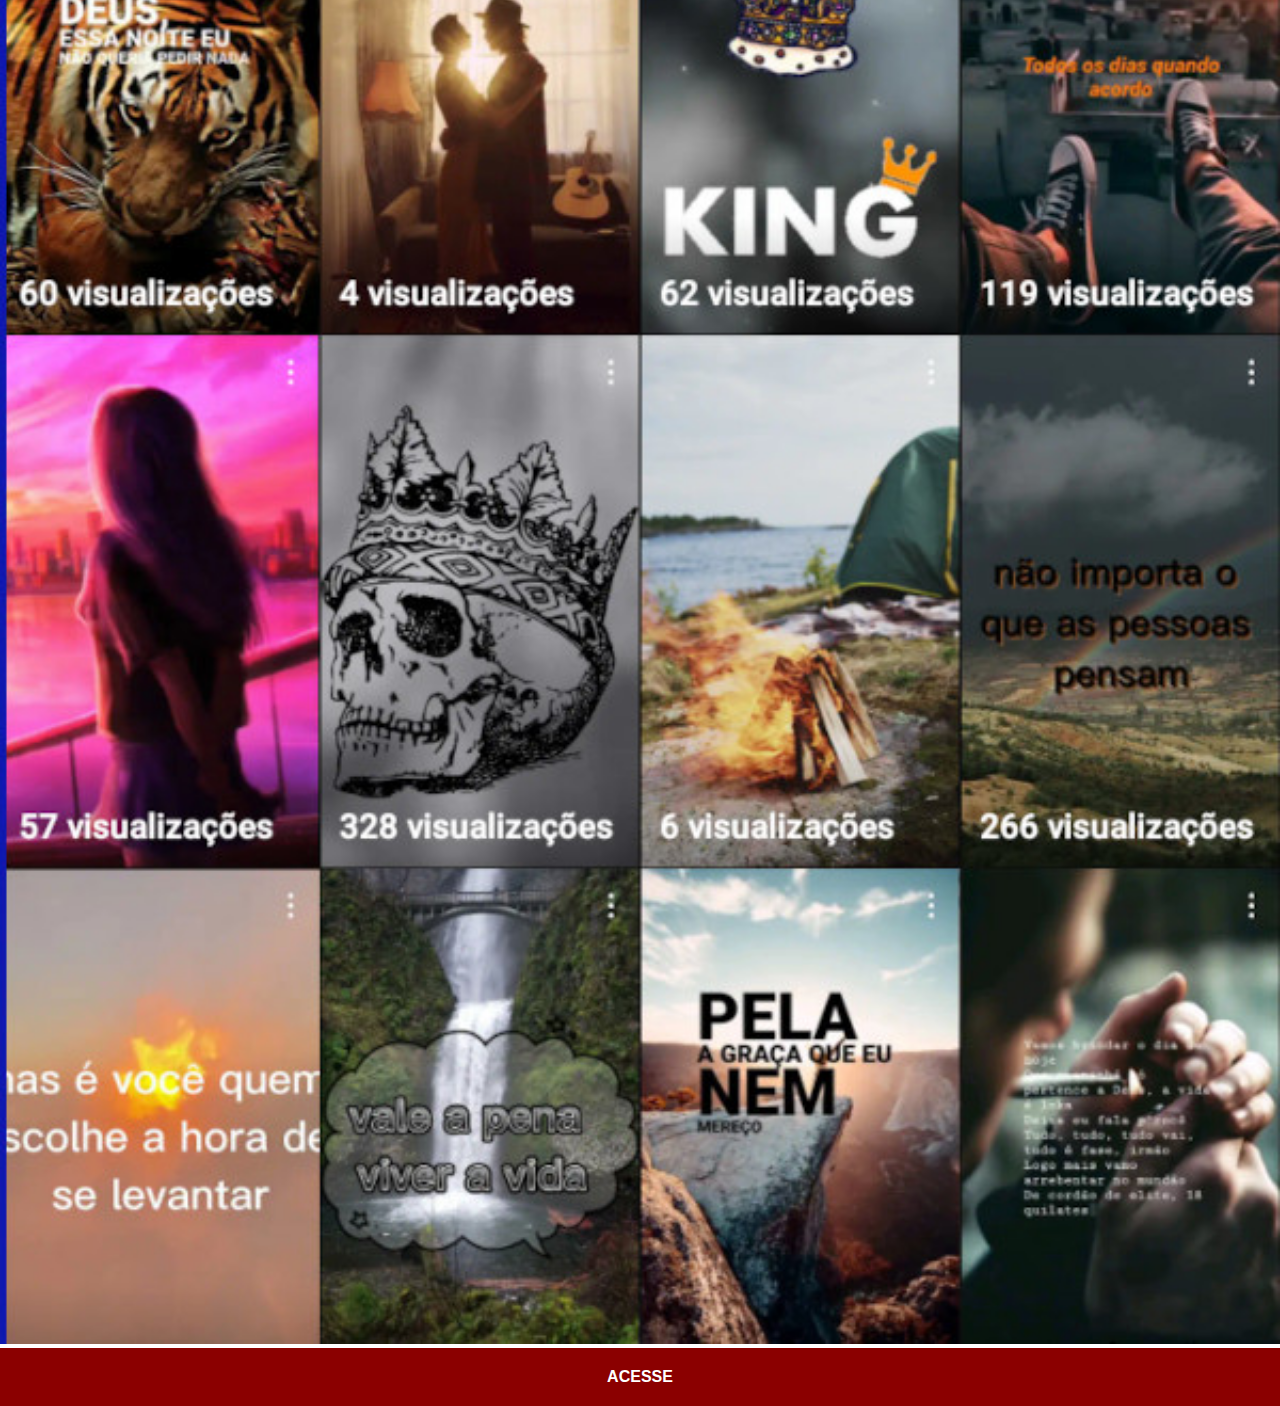
<file: youtube.html>
<!DOCTYPE html>
<html lang="en">
<head>
    <meta charset="UTF-8">
    <meta http-equiv="X-UA-Compatible" content="IE=edge">
    <meta name="viewport" content="width=device-width, initial-scale=1.0">
    <title>YouTube</title>
    <link rel="stylesheet" href="estilos/social.css">
</head>
<body>
    <img src="imagens/intenserhythms.jpg" alt="YouTube">
    <a href="https://youtube.com/@intenserhythms" target="_blank">ACESSE</a>
</body>
</html>
</file>
<file: estilos/style.css>
@charset "UTF-8";

* {
    margin: 0px;
    padding: 0px;
    font-family: Arial, Helvetica, sans-serif;
}

::-webkit-scrollbar {
    width: 0px;
    height: 0px;
}

html, body {
    height: 100vh;
    width: 100vw;
    background-color: black;
}

body {
    background: url(../imagens/fundo-madeira.jpg) no-repeat top center;
    background-size: cover;
    background-attachment: fixed;
}

main {
    position: relative;
    height: 100vh;
}

section#telefone {
    position: absolute;
    top: 50%;
    left: 50%;
    transform: translate(-50%, -50%);

    height: 627px;
    width: 311px;
    background: url(../imagens/frame-iphone.png) no-repeat;
}

iframe#tela {
    position: relative;
    top: 81px;
    left: 22px;
    width: 269px;
    height: 471px;
}

section#redes-sociais {
    text-align: right;
}

section#redes-sociais img {
    width: 50px;
    margin: 10px;
    border-radius: 50%;
    box-shadow: 2px 2px 5px rgba(0, 0, 0, 0.400);
    box-sizing: border-box;
}

section#redes-sociais img:hover {
    border: 2px solid rgb(109, 103, 103);
    transform: translate(-3px, -3px);
    box-shadow: 5px 5px 10px rgba(0, 0, 0, 0.623);
    transition: transform .3s, border 0.4s;
}
</file>
<file: estilos/social.css>
@charset "UTF-8";

* {
    margin: 0px;
    padding: 0px;
    font-family: Arial, Helvetica, sans-serif;
}

::-webkit-scrollbar {
    width: 0px;
    height: 0px;
}

img {
    width: 100vw;
}

a{
    display: block;
    background-color: darkred;
    color: white;
    padding: 20px;
    text-align: center;
    font-weight: bolder;
    text-decoration: none;
}

a:houver {
    background-color: red;
}
</file>
